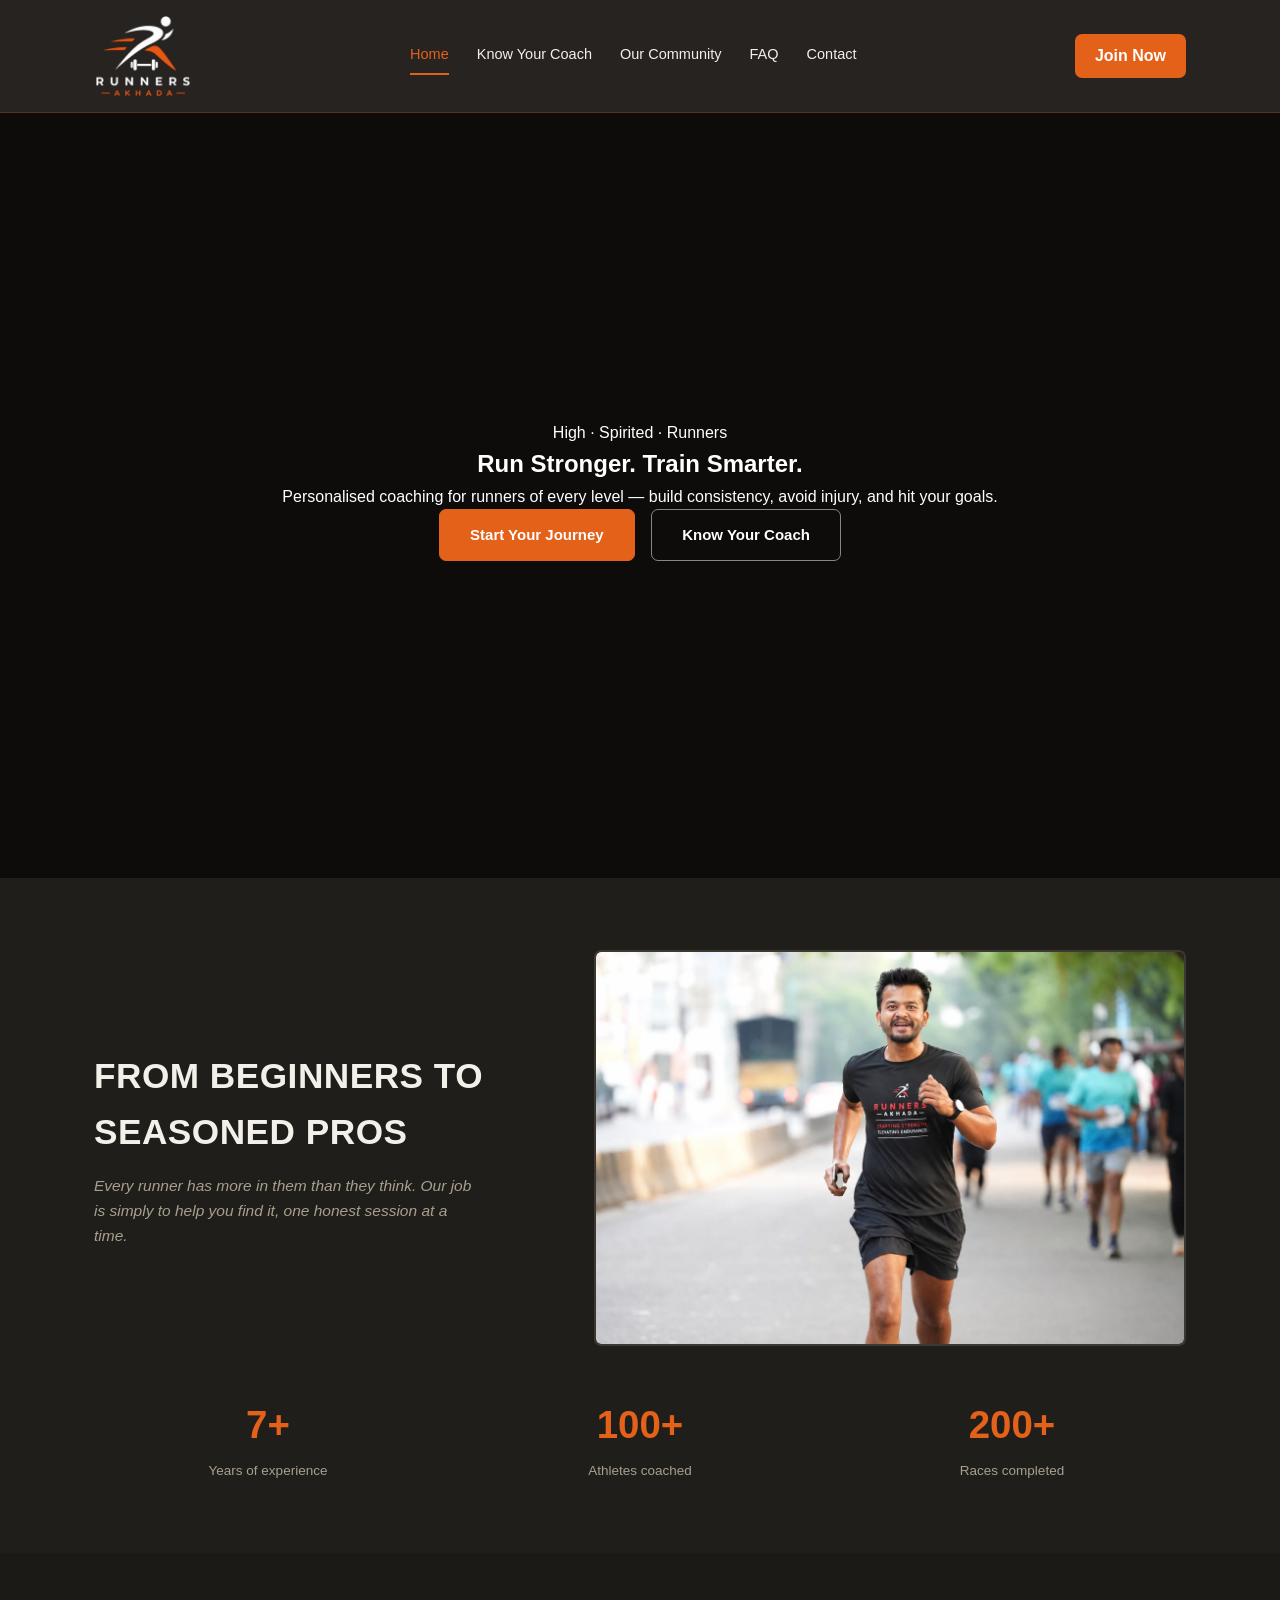
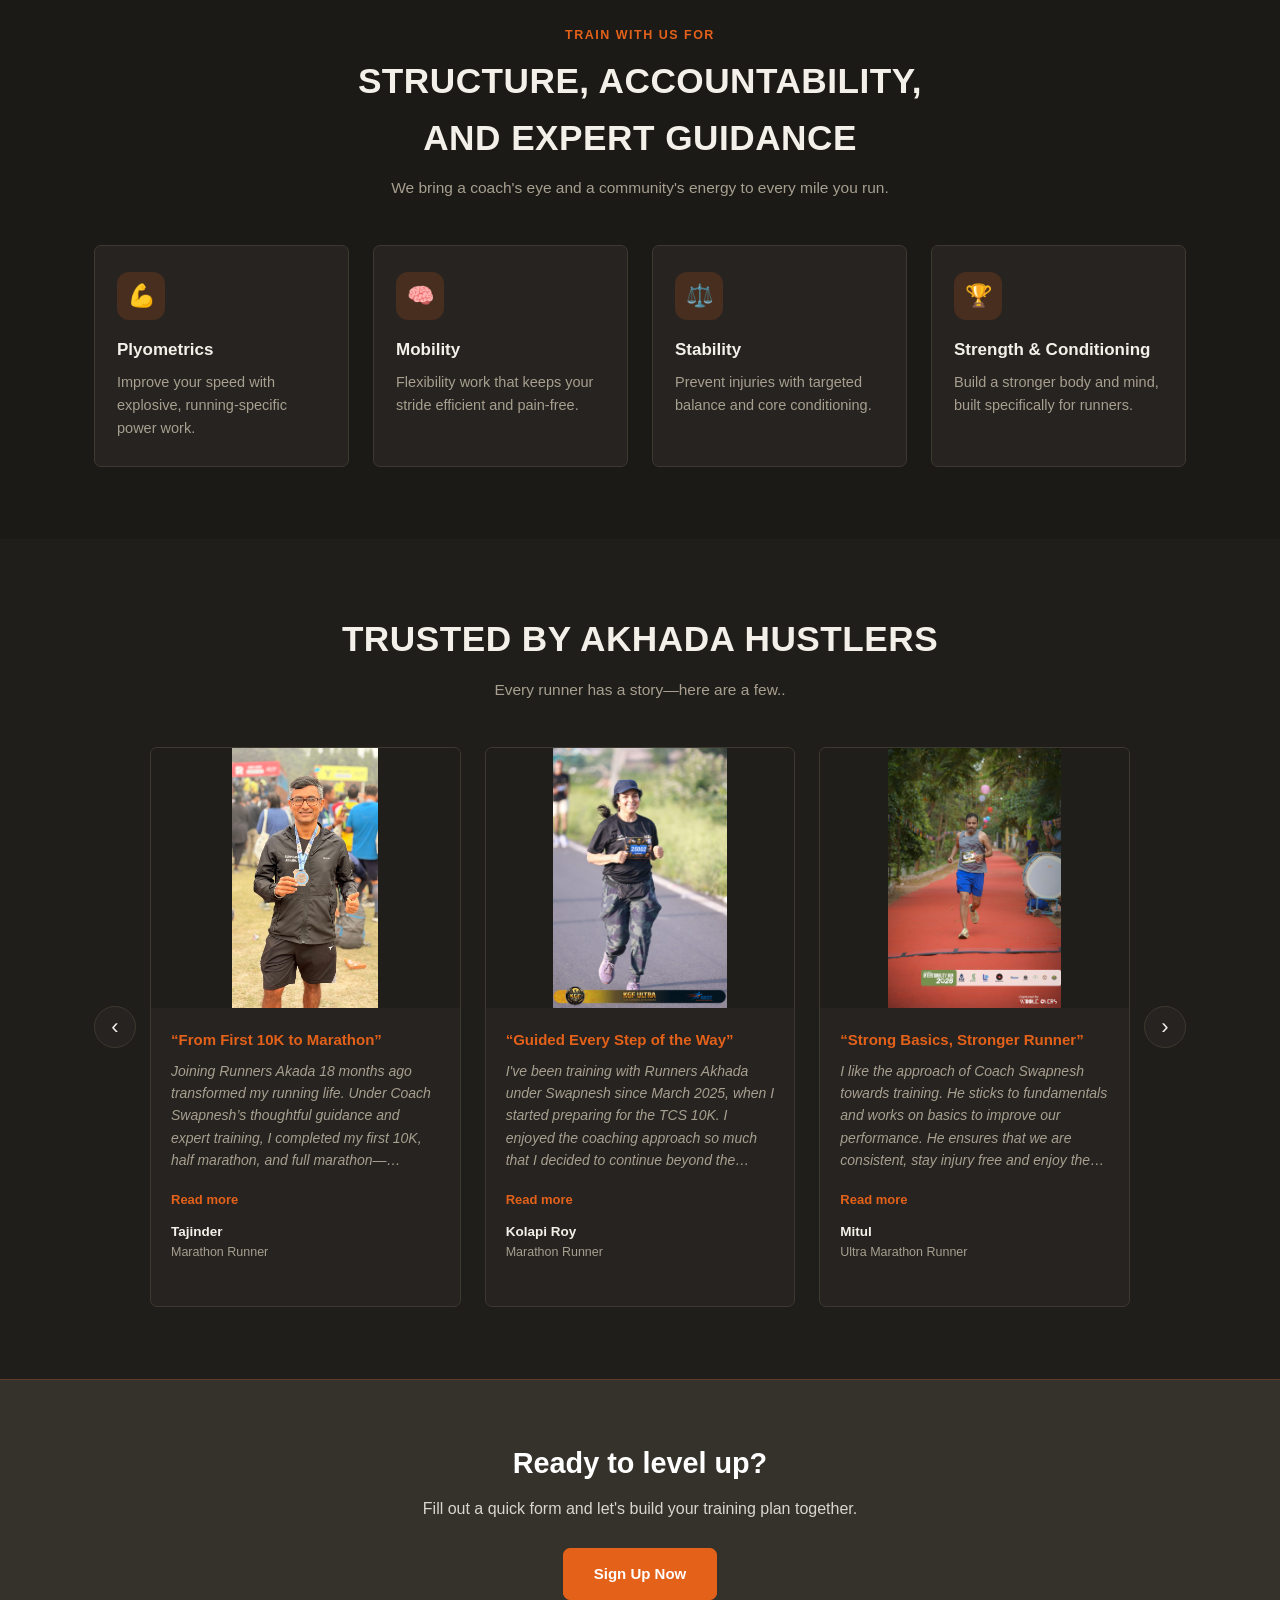
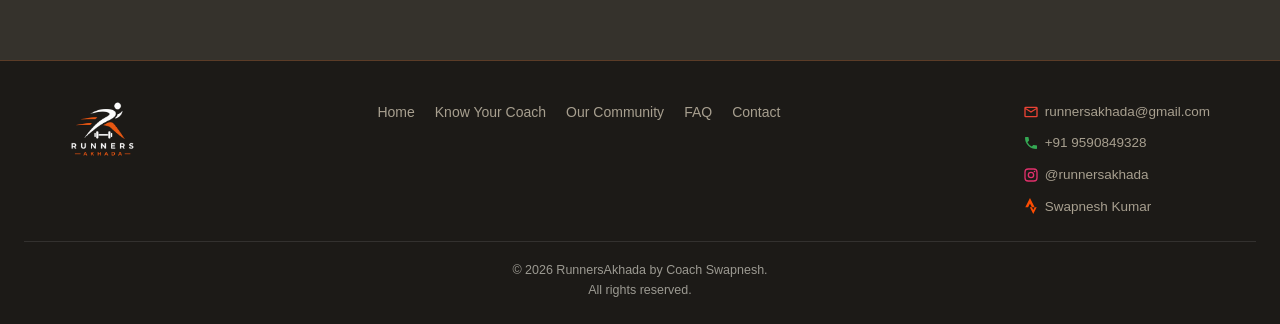
<file: index.html>
<!DOCTYPE html>
<html lang="en">
<head>
<meta charset="UTF-8">
<meta name="viewport" content="width=device-width, initial-scale=1.0">
<title>Runners Akhada — Crafting Strength. Elevating Endurance.</title>
<meta name="description" content="Personalised running coaching by Coach Swapnesh. From beginners to seasoned pros — 5K to ultras.">
<link rel="icon" href="assets/images/logo-dark.png">
<link rel="stylesheet" href="assets/style.css">
</head>
<body>

<header class="site-header">
  <div class="nav-wrap">
    <a href="index.html" class="brand">
      <img src="assets/images/logo-dark.png" alt="Runners Akhada logo">
    </a>
    <nav class="nav-links">
      <a href="index.html" class="active">Home</a>
      <a href="coach.html">Know Your Coach</a>
      <a href="community.html">Our Community</a>
      <a href="faq.html">FAQ</a>
      <a href="contact.html">Contact</a>
          </nav>
    <div class="nav-right">
      <a href="form.html" class="nav-cta">Join Now</a>
      <button class="nav-toggle" aria-label="Toggle menu">&#9776;</button>
    </div>
  </div>
</header>

<section class="hero-video">
  <video autoplay muted loop playsinline preload="metadata">
    <source src="assets/HERO.mp4" type="video/mp4">
  </video>
  <div class="hero-inner">
    <div class="eyebrow">High &middot; Spirited &middot; Runners</div>
    <h1>Run Stronger. Train Smarter.</h1>
    <p class="lead">Personalised coaching for runners of every level — build consistency, avoid injury, and hit your goals.</p>
    <a href="form.html" class="btn btn-primary">Start Your Journey</a>
    <a href="coach.html" class="btn btn-outline">Know Your Coach</a>
  </div>
</section>

<section class="bg-cream">
  <div class="container">
    <div class="home-intro-grid">
      <div class="home-intro-text">
        <h2>From beginners to seasoned pros</h2>
        <p class="home-intro-quote">Every runner has more in them than they think. Our job is simply to help you find it, one honest session at a time.</p>
      </div>
      <div class="home-intro-photo">
        <img src="assets/images/home-intro-photo.jpg" alt="Runner in action, HSR Running Club">
      </div>
    </div>
    <div class="stats stats-3">
      <div>
        <div class="stat-num">7+</div>
        <div class="stat-label">Years of experience</div>
      </div>
      <div>
        <div class="stat-num">100+</div>
        <div class="stat-label">Athletes coached</div>
      </div>
      <div>
        <div class="stat-num">200+</div>
        <div class="stat-label">Races completed</div>
      </div>
    </div>
  </div>
</section>

<section>
  <div class="container">
    <div class="section-head">
      <div class="eyebrow">Train with us for</div>
      <h2>Structure, accountability, and expert guidance</h2>
      <p>We bring a coach's eye and a community's energy to every mile you run.</p>
    </div>
    <div class="grid grid-4">
      <div class="card">
        <div class="icon-wrap">&#128170;</div>
        <h3>Plyometrics</h3>
        <p>Improve your speed with explosive, running-specific power work.</p>
      </div>
      <div class="card">
        <div class="icon-wrap">&#129504;</div>
        <h3>Mobility</h3>
        <p>Flexibility work that keeps your stride efficient and pain-free.</p>
      </div>
      <div class="card">
        <div class="icon-wrap">&#9878;&#65039;</div>
        <h3>Stability</h3>
        <p>Prevent injuries with targeted balance and core conditioning.</p>
      </div>
      <div class="card">
        <div class="icon-wrap">&#127942;</div>
        <h3>Strength &amp; Conditioning</h3>
        <p>Build a stronger body and mind, built specifically for runners.</p>
      </div>
    </div>
  </div>
</section>

<section class="bg-cream">
  <div class="container">
    <div class="section-head">
      <h2>Trusted by Akhada hustlers</h2>
      <p>Every runner has a story—here are a few..</p>
    </div>

    <div class="carousel">
      <button class="carousel-btn carousel-prev" aria-label="Previous testimonials">&#8249;</button>
      <div class="carousel-track" id="testimonial-track">
        <div class="testimonial-card">
          <img src="assets/images/testimonials/Tajinder.jpeg" alt="Tajinder, marathon runner" loading="lazy">
          <div class="body">
            <h4>&ldquo;From First 10K to Marathon&rdquo;</h4>
            <p class="quote">Joining Runners Akada 18 months ago transformed my running life. Under Coach Swapnesh’s thoughtful guidance and expert training, I completed my first 10K, half marathon, and full marathon—milestones I once thought were out of reach. The structured workouts, steady encouragement, and the group’s camaraderie turned my self-doubt into confidence and my small steps into big finishes.
Coach Swapnesh blends discipline with empathy; he tailored my training to my pace and celebrated every hard-earned improvement. Being part of Runners Akada has taught me resilience, purpose, and the joy of shared achievement. I’m deeply grateful for this journey and excited to chase my next goal with this amazing team.</p>
            <div class="who">Tajinder</div>
            <div class="role">Marathon Runner</div>
          </div>
        </div>
        <div class="testimonial-card">
          <img src="assets/images/testimonials/Kolapi.jpeg" alt="Kolapi, marathon runner" loading="lazy">
          <div class="body">
            <h4>&ldquo;Guided Every Step of the Way&rdquo;</h4>
            <p class="quote">I've been training with Runners Akhada under Swapnesh since March 2025, when I started preparing for the TCS 10K. I enjoyed the coaching approach so much that I decided to continue beyond the event. The strength training, mobility workouts, and personalized running plans have significantly improved my stamina, boosted my recovery after long runs, and helped me train with greater confidence. Swapnesh is an encouraging coach who tailors training to my goals, while the camaraderie within the group makes the sessions enjoyable. The structured preparation, discipline, and positive environment at Runners Akhada have made running both rewarding and more fun for me.</p>
            <div class="who">Kolapi Roy</div>
            <div class="role">Marathon Runner</div>
          </div>
        </div>
        <div class="testimonial-card">
          <img src="assets/images/testimonials/Mitul.jpeg" alt="Mitul, ultra marathon runner" loading="lazy">
          <div class="body">
            <h4>&ldquo;Strong Basics, Stronger Runner&rdquo;</h4>
            <p class="quote">I like the approach of Coach Swapnesh towards training. He sticks to fundamentals and works on basics to improve our performance. He ensures that we are consistent, stay injury free and enjoy the process as well.</p>
            <div class="who">Mitul</div>
            <div class="role">Ultra Marathon Runner</div>
          </div>
        </div>
        <div class="testimonial-card">
          <img src="assets/images/testimonials/Gayathri.jpeg" alt="Gayathri" loading="lazy">
          <div class="body">
            <h4>&ldquo;Miles, Mountains & Memories&rdquo;</h4>
            <p class="quote">Running and trekking have always been more than hobbies to me - a way of discovering my potential and finding joy in every journey! For almost three years, Runners Akhada has been an integral part of my fitness journey & it has been one of the best decisions I've made. It's more than a running community; it's a place that has helped me become stronger, more resilient, and more confident, both on the road and in the mountains!
            The strength, mobility, and discipline I've built here have enriched not only my running but also my trekking adventures.
          A special thank you to my coach. His patience, encouragement, and unwavering belief in every runner inspire me to keep showing up and trusting the process.
        Thank you, "Runners Akhada", for making every step of this journey meaningful. I'm truly grateful to be a part of the RUNNERS' AKHADA family, and I look forward to many more miles, mountains, stronger strides and memories together.</p>
            <div class="who">Gayathri</div>
            <div class="role">Runner</div>
          </div>
        </div>
        <div class="testimonial-card">
          <img src="assets/images/testimonials/DeepShikha.jpeg" alt="DeepShikha, marathon runner" loading="lazy">
          <div class="body">
            <h4>&ldquo;A New Perspective on Running&rdquo;</h4>
            <p class="quote">Training with Coach Swapnesh has completely changed the way I look at running. I started out as a long-distance recreational runner, but training with him made me appreciate and enjoy short- and mid-distance races too. One of the biggest things I’ve learned is that every race needs a different mindset and strategy, and that following a structured training plan really does make a huge difference. The strength sessions, consistent guidance, and discipline have helped me become a stronger and more well-rounded runner. Now, every race feels like a new challenge and another chance to become a better athlete</p>
            <div class="who">Deep Shikha</div>
            <div class="role">Marathon Runner</div>
          </div>
        </div>
        <div class="testimonial-card">
          <img src="assets/images/testimonials/Shweta.jpeg" alt="Shweta" loading="lazy">
          <div class="body">
            <h4>&ldquo;More Than Just a Running Group&rdquo;</h4>
            <p class="quote">It's been more than a year since I joined Runners Akhada, and not once have I felt like leaving this amazing community. The journey has transformed me—not just physically, but also in terms of strength, confidence, and discipline.A big thank you to Coach Swapnesh, who is much more than a coach. His enthusiasm, constant support, motivation, and genuine care for every runner make this group truly special. Grateful to be part of this incredible journey, and looking forward to many more miles together!</p>
            <div class="who">Shweta</div>
            <div class="role">Runner</div>
          </div>
        </div>
        <div class="testimonial-card">
          <img src="assets/images/testimonials/Ankur.jpeg" alt="Ankur" loading="lazy">
          <div class="body">
            <h4>&ldquo;Train Better, Perform Better&rdquo;</h4>
            <p class="quote">My experience with Akhada has been truly amazing. It has been an incredible journey toward becoming healthier, stronger, and more confident. I initially joined with the goal of getting fit and improving my overall health. As the training sessions progressed, I could clearly feel the improvement in my strength, endurance, and overall fitness. The training has not only enhanced my performance in various sports but has also made everyday activities easier and boosted my confidence in many aspects of life. The structured coaching and consistent guidance have also helped me achieve excellent timings in multiple races that I’ve participated in so far. It has been a wonderful journey, and I look forward to continuing it. I highly recommend Akhada to anyone who wants to build strength, improve fitness, and challenge themselves in a supportive environment.</p>
            <div class="who">Ankur</div>
            <div class="role">Runner</div>
          </div>
        </div>
        <div class="testimonial-card">
          <img src="assets/images/testimonials/Smit.jpeg" alt="Smit" loading="lazy">
          <div class="body">
            <h4>&ldquo;Consistency Creates Champions&rdquo;</h4>
            <p class="quote">I have been training with Coach Swapnesh for the past three years, and the improvement has been tremendous. His dedication and passion for the sport are truly outstanding. He is creative with his training plans and knows how to address the individual needs and challenges of each runner.</p>
            <div class="who">Smit</div>
            <div class="role">Marathon Runner</div>
          </div>
        </div>
        <div class="testimonial-card">
          <img src="assets/images/testimonials/Sushmita.jpeg" alt="Sushmita" loading="lazy">
          <div class="body">
            <h4>&ldquo;Every Milestone Matters&rdquo;</h4>
            <p class="quote">The structured training, constant motivation, and the way Swapnesh celebrates every milestone make him an exceptional coach. His guidance has helped me become a stronger and more confident runner. If you're looking for a flexible yet effective running coach, I highly recommend Swapnesh and Runners Akhada.</p>
            <div class="who">Sushmita</div>
            <div class="role">Runner</div>
          </div>
        </div>
        <div class="testimonial-card">
          <img src="assets/images/testimonials/Palak.jpg" alt="Palak, Ambitious Runner" loading="lazy">
          <div class="body">
            <h4>&ldquo;A Community That Inspires Every Step&rdquo;</h4>
            <p class="quote">I trained with Coach Swapnesh and Runners Akhada for about a month, and it was a fantastic experience. The sessions were well-structured, motivating, and helped me become more consistent with my running. What I appreciated most was the focus on proper technique, discipline, and creating a supportive community where everyone felt encouraged. It was a great learning experience, and I'm grateful to have been a part of it.</p>
            <div class="who">Palak</div>
            <div class="role">Ambitious Runner</div>
          </div>
        </div>
        <div class="testimonial-card">
          <img src="assets/images/testimonials/Pranav.jpeg" alt="Pranav, Ambitious Runner" loading="lazy">
          <div class="body">
            <h4>&ldquo;Guided to Grow Stronger&rdquo;</h4>
            <p class="quote">I trained with Runners Akhada for 3 months and it was a great experience. Coach Swapnesh had a way of keeping sessions fresh, always introducing new exercises and formats that made every workout genuinely fun and something to look forward to. The strength training 3 days a week combined with a structured running plan gave me a solid all-round base. What also stood out was the community, where you look forward to the workout not just for the training itself but also to see who's showing up that day, because the people make it just as enjoyable as the session.</p>
            <div class="who">Pranav</div>
            <div class="role">Ambitious Runner</div>
          </div>
        </div>
        <div class="testimonial-card">
          <img src="assets/images/testimonials/Gowtham.jpeg" alt="Gowtham, Ambitious Runner" loading="lazy">
          <div class="body">
            <h4>&ldquo;When the Right Coach Changes Everything&rdquo;</h4>
            <p class="quote">When I started my running journey in 2023 to lose weight, Coach Swapnesh was the first person in our running club to encourage and believe in me. He taught me the fundamentals—how to use Strava, how to run properly, and, most importantly, how to stay consistent. More than running, he showed me how to enjoy the journey and make fitness a part of life. We started training together in March 2023 at the BDA grounds and parks in HSR. Those sessions were full of fun, learning, and positive energy.
I was his first trainee, and I will always be grateful for his selfless guidance, support, and inspiration. Thank you, Coach Swapnesh!</p>
            <div class="who">Gowtham</div>
            <div class="role">Ambitious Runner</div>
          </div>
        </div>
        <div class="testimonial-card">
          <img src="assets/images/testimonials/Mihir.jpeg" alt="Mihir, Ambitious Runner" loading="lazy">
          <div class="body">
            <h4>&ldquo;A Coach Who Believed in Me&rdquo;</h4>
            <p class="quote">I have known Coach Swapnesh (Bhaiya) since 2024, when I had just started my running journey. Like every beginner, I had plenty of questions, misconceptions, and excitement. From day one, he guided me through what was right and what was wrong in running. More than just telling me what to do, he helped me understand the why behind every aspect of training. In 2025, I completed the Tata Mumbai Marathon Half Marathon in 1:54, but I wasn't satisfied with my performance. That's when Bhaiya stepped in and completely changed the way I approached running. He taught me how to train smart instead of just training hard. With structured plans, proper recovery, and a clear purpose behind every session, I started seeing remarkable improvements. I still remember the days when Runners Akhada was just an idea. Even before it officially started, we had countless discussions about his vision, and I was genuinely excited to be a part of it. Today, I'm proud to say that I was one of the first batch of athletes at Runners Akhada. Under his guidance, I completed the entire Procam Slam journey (2025–2026) and achieved a personal best in the half marathon, improving from 1:54 to 1:42. That transformation wasn't just because of training plans—it was because of the way he coaches. What makes Bhaiya different is that he never believes in a one-size-fits-all approach. He takes the time to understand each athlete's lifestyle, work commitments, recovery needs, strengths, weaknesses, and personal goals before designing a plan. Every schedule is thoughtfully customized, making it realistic, sustainable, and effective. Even today, I continue to seek his guidance. No matter how busy he is, I've never heard him say "no." Instead, he always comes back with new ideas, solutions, and possibilities. Most importantly, he has always believed in me, even on days when I doubted myself. For me, Runners Akhada is much more than a coaching group. It's a community that builds disciplined, confident, and stronger athletes. If you're looking for a coach who genuinely invests in your growth—not just your finish times—I couldn't recommend Coach Swapnesh and Runners Akhada more highly. Thank you, Bhaiya, for being a mentor, a coach, and someone who constantly pushes me to become a better athlete. Here's to many more milestones together! </p>
            <div class="who">Mihir</div>
            <div class="role">Marathoner</div>
          </div>
        </div>
        <div class="testimonial-card">
          <img src="assets/images/testimonials/Arun.JPG" alt="Arun, marathon runner" loading="lazy">
          <div class="body">
            <h4>&ldquo;The Journey Started at 50K&rdquo;</h4>
            <p class="quote">I first met Coach Swapnesh on our way to the Lonavala 50K Ultra - my very first race, where I was by far the youngest and least experienced runner. A year of training later, I can confidently say he’s the best, both personally and professionally. His structured, unique workouts have kept me running pain-free for a long time, and I can't wait to keep the streak going!</p>
            <div class="who">Arun Prasath</div>
            <div class="role">Ultra Marathon Runner</div>
          </div>
        </div>
        <div class="testimonial-card">
          <img src="assets/images/testimonials/Niranjan.jpg" alt="Niranjan, marathon runner" loading="lazy">
          <div class="body">
            <h4>&ldquo;A Coach Who Truly Cares&rdquo;</h4>
            <p class="quote">I feel truly fortunate to have a coach like you Swapnesh Bhardwaj. What makes you special is that you never treat your trainees as just athletes—you treat us like family and friends. Your dedication to each one of us, your ability to understand our individual strengths and weaknesses, and the care with which you tailor our training plans set you apart. Thank you for your constant guidance, encouragement, and belief in us. I hope to make you even prouder in the races and milestones that lie ahead.</p>
            <div class="who">Niranjan</div>
            <div class="role">Marathoner</div>
          </div>
        </div>
        <!-- Add more .testimonial-card blocks here as you collect them -->
      </div>
      <button class="carousel-btn carousel-next" aria-label="Next testimonials">&#8250;</button>
    </div>
  </div>
</section>

<section class="cta-band">
  <h2>Ready to level up?</h2>
  <p>Fill out a quick form and let's build your training plan together.</p>
  <a href="form.html" class="btn btn-primary">Sign Up Now</a>
</section>

<footer class="site-footer">
  <div class="footer-inner">
    <div>
      <img src="assets/images/logo-dark.png" alt="Runners Akhada logo" class="footer-logo">
    </div>
    <div class="footer-links">
      <a href="index.html">Home</a>
      <a href="coach.html">Know Your Coach</a>
      <a href="community.html">Our Community</a>
      <a href="faq.html">FAQ</a>
      <a href="contact.html">Contact</a>
    </div>
    <div class="footer-contact">
      <div class="icon-email"><a href="mailto:runnersakhada@gmail.com"><svg viewBox="0 0 24 24"><path d="M20 4H4a2 2 0 0 0-2 2v12a2 2 0 0 0 2 2h16a2 2 0 0 0 2-2V6a2 2 0 0 0-2-2zm0 2-8 5-8-5h16zm0 12H4V8l8 5 8-5v10z"/></svg> runnersakhada@gmail.com</a></div>
      <div class="icon-phone"><a href="tel:+919590849328"><svg viewBox="0 0 24 24"><path d="M6.62 10.79a15.05 15.05 0 0 0 6.59 6.59l2.2-2.2a1 1 0 0 1 1.01-.24c1.12.37 2.33.57 3.58.57a1 1 0 0 1 1 1V20a1 1 0 0 1-1 1A17 17 0 0 1 3 4a1 1 0 0 1 1-1h3.5a1 1 0 0 1 1 1c0 1.25.2 2.46.57 3.58a1 1 0 0 1-.24 1.01l-2.2 2.2z"/></svg> +91 9590849328</a></div>
      <div class="icon-instagram"><a href="https://www.instagram.com/runnersakhada/" target="_blank" rel="noopener"><svg viewBox="0 0 24 24"><path d="M7.8 2h8.4A5.8 5.8 0 0 1 22 7.8v8.4a5.8 5.8 0 0 1-5.8 5.8H7.8A5.8 5.8 0 0 1 2 16.2V7.8A5.8 5.8 0 0 1 7.8 2zm-.2 2A3.6 3.6 0 0 0 4 7.6v8.8A3.6 3.6 0 0 0 7.6 20h8.8a3.6 3.6 0 0 0 3.6-3.6V7.6A3.6 3.6 0 0 0 16.4 4H7.6zm9.65 1.5a1.25 1.25 0 1 1 0 2.5 1.25 1.25 0 0 1 0-2.5zM12 7a5 5 0 1 1 0 10 5 5 0 0 1 0-10zm0 2a3 3 0 1 0 0 6 3 3 0 0 0 0-6z"/></svg> @runnersakhada</a></div>
      <div class="icon-strava"><a href="https://strava.app.link/IM3KowOZn5b" target="_blank" rel="noopener"><svg viewBox="0 0 24 24"><path d="M15.387 17.944l-2.089-4.116h-3.065L15.387 24l5.15-10.172h-3.066m-7.008-5.599l2.836 5.598h4.172L10.463 0l-7 13.828h4.169"/></svg> Swapnesh Kumar</a></div>
    </div>
  </div>
  <div class="footer-bottom">&copy; 2026 RunnersAkhada by Coach Swapnesh.<br>All rights reserved.</div>
</footer>

<script src="assets/script.js"></script>
</body>
</html>
</file>
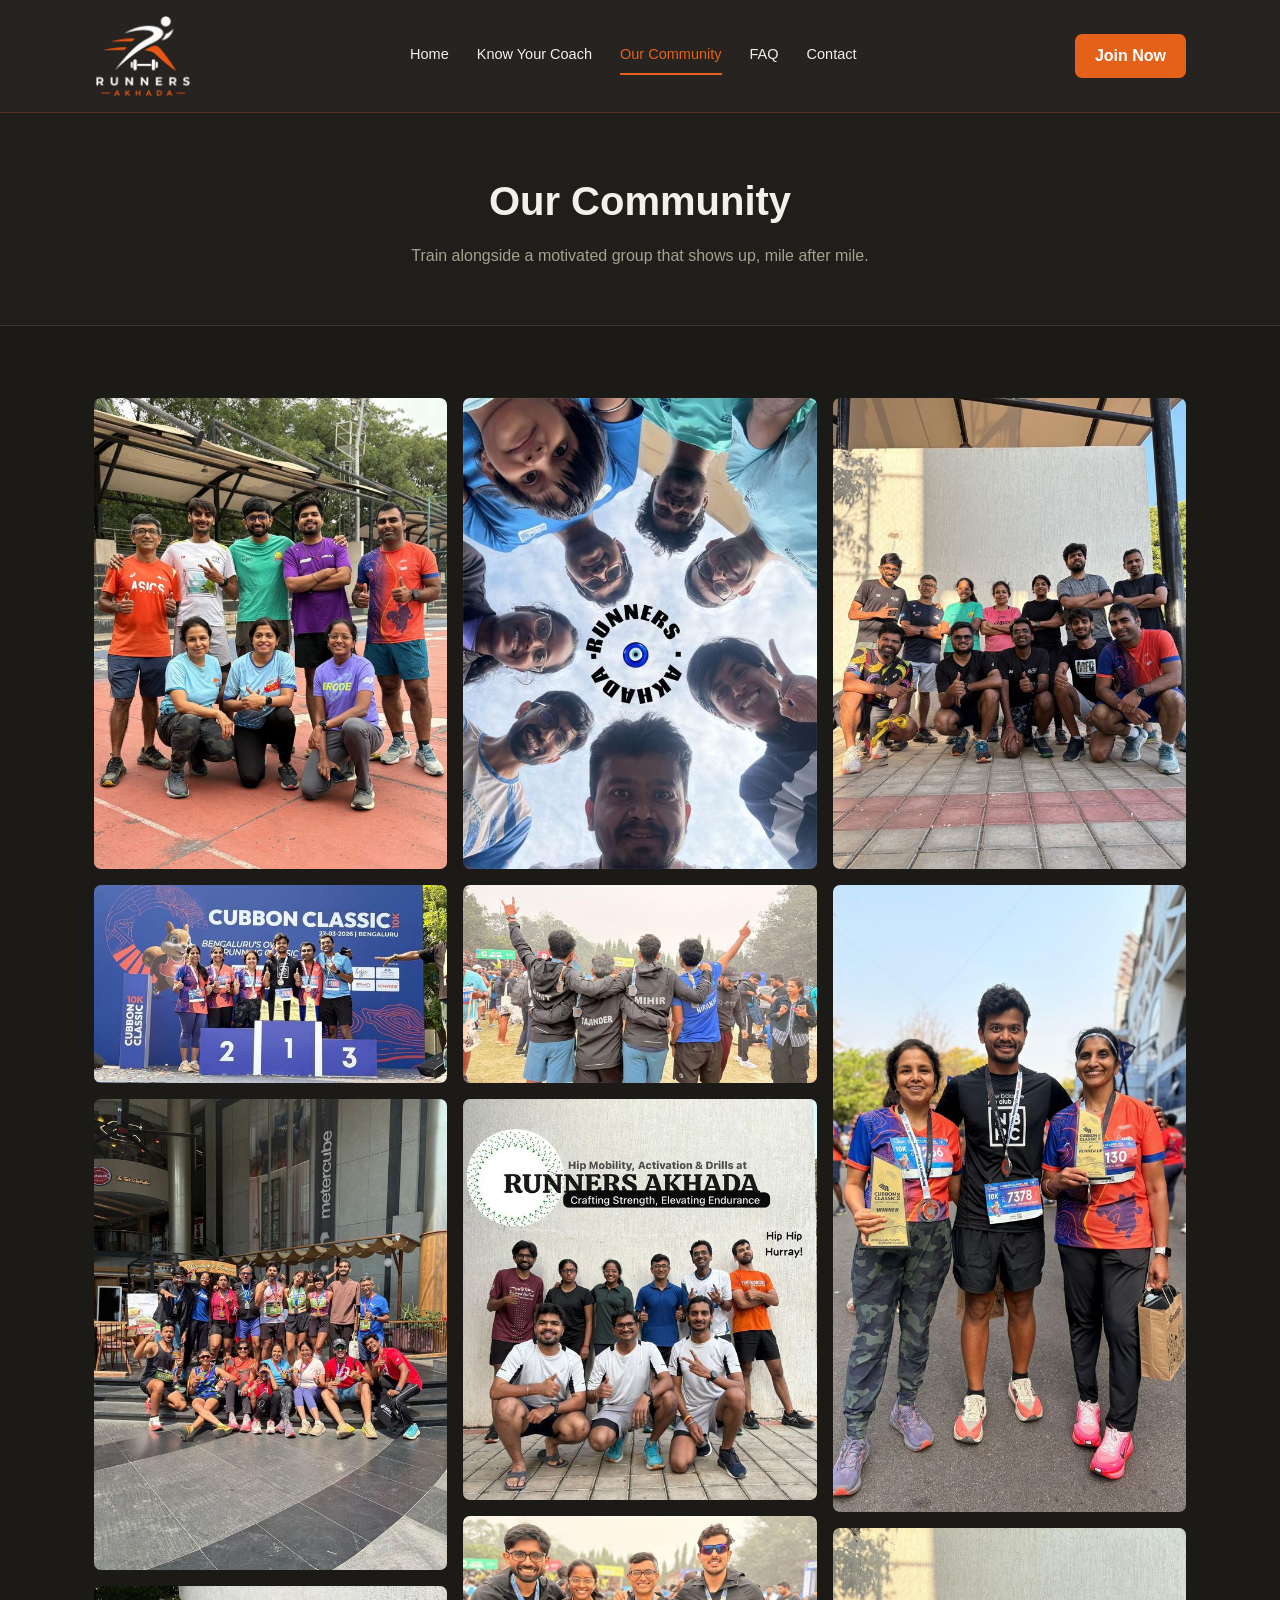
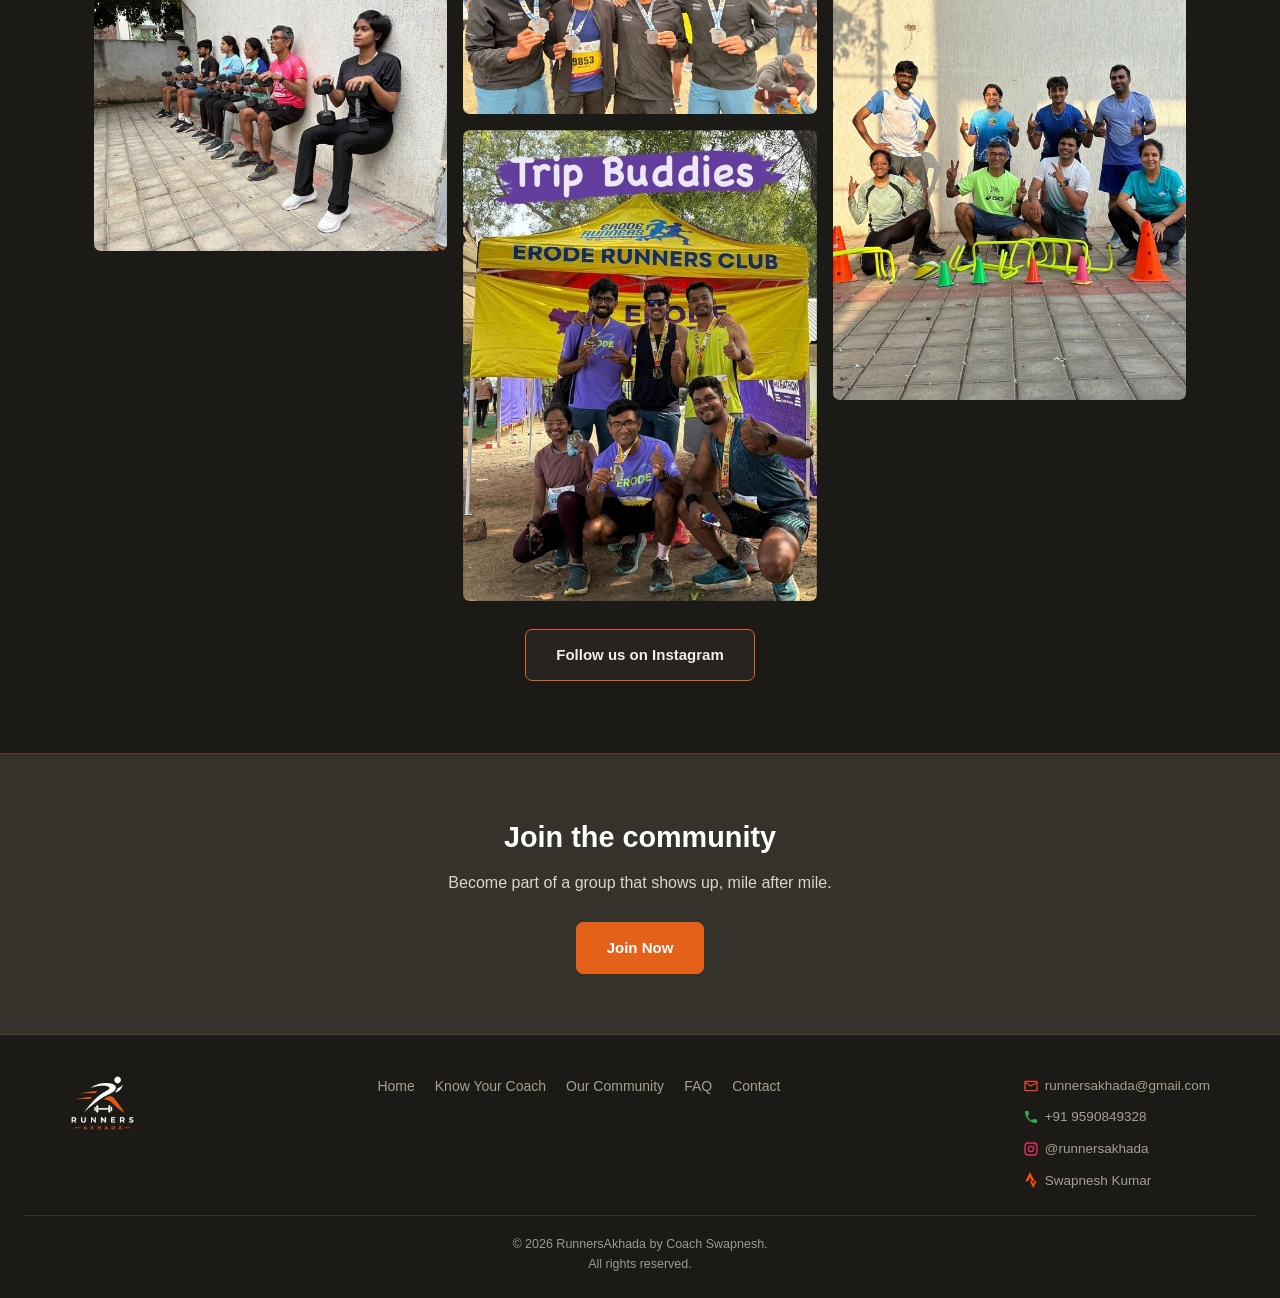
<file: community.html>
<!DOCTYPE html>
<html lang="en">
<head>
<meta charset="UTF-8">
<meta name="viewport" content="width=device-width, initial-scale=1.0">
<title>Our Community — Runners Akhada</title>
<link rel="icon" href="assets/images/logo-dark.png">
<link rel="stylesheet" href="assets/style.css">
</head>
<body>

<header class="site-header">
  <div class="nav-wrap">
    <a href="index.html" class="brand">
      <img src="assets/images/logo-dark.png" alt="Runners Akhada logo">
    </a>
    <nav class="nav-links">
      <a href="index.html">Home</a>
      <a href="coach.html">Know Your Coach</a>
      <a href="community.html" class="active">Our Community</a>
      <a href="faq.html">FAQ</a>
      <a href="contact.html">Contact</a>
          </nav>
    <div class="nav-right">
      <a href="form.html" class="nav-cta">Join Now</a>
      <button class="nav-toggle" aria-label="Toggle menu">&#9776;</button>
    </div>
  </div>
</header>

<div class="page-hero">
  <h1>Our Community</h1>
  <p>Train alongside a motivated group that shows up, mile after mile.</p>
</div>

<section>
  <div class="container">
    <div class="community-grid">
      <img src="assets/images/community/cm_3.jpeg" alt="Training session" loading="lazy">
      <img src="assets/images/community/cm_7.jpeg" alt="Group run" loading="lazy">
      <img src="assets/images/community/cm_12.jpeg" alt="Race day" loading="lazy">
      <img src="assets/images/community/cm_4.jpeg" alt="Warm-up drill" loading="lazy">
      <img src="assets/images/community/cm_11.jpeg" alt="Community spirit" loading="lazy">
      <img src="assets/images/community/cm_8.jpeg" alt="Track workout" loading="lazy">
      <img src="assets/images/community/cm_1.jpeg" alt="Community running moment" loading="lazy">
      <img src="assets/images/community/cm_9.jpeg" alt="Post-run stretch" loading="lazy">
      <img src="assets/images/community/cm_5.jpeg" alt="Strength session" loading="lazy">
      <img src="assets/images/community/cm_14.jpeg" alt="Team celebration" loading="lazy">
      <img src="assets/images/community/cm_6.jpeg" alt="Coach with athlete" loading="lazy">
      <img src="assets/images/community/cm_13.jpeg" alt="Weekend long run" loading="lazy">
    </div>
    <p style="text-align:center; margin-top:28px;">
      <a href="https://www.instagram.com/runnersakhada/" target="_blank" rel="noopener" class="btn btn-dark">Follow us on Instagram</a>
    </p>
  </div>
</section>

<section class="cta-band">
  <h2>Join the community</h2>
  <p>Become part of a group that shows up, mile after mile.</p>
  <a href="form.html" class="btn btn-primary">Join Now</a>
</section>

<footer class="site-footer">
  <div class="footer-inner">
    <div>
      <img src="assets/images/logo-dark.png" alt="Runners Akhada logo" class="footer-logo">
    </div>
    <div class="footer-links">
      <a href="index.html">Home</a>
      <a href="coach.html">Know Your Coach</a>
      <a href="community.html">Our Community</a>
      <a href="faq.html">FAQ</a>
      <a href="contact.html">Contact</a>
    </div>
    <div class="footer-contact">
      <div class="icon-email"><a href="mailto:runnersakhada@gmail.com"><svg viewBox="0 0 24 24"><path d="M20 4H4a2 2 0 0 0-2 2v12a2 2 0 0 0 2 2h16a2 2 0 0 0 2-2V6a2 2 0 0 0-2-2zm0 2-8 5-8-5h16zm0 12H4V8l8 5 8-5v10z"/></svg> runnersakhada@gmail.com</a></div>
      <div class="icon-phone"><a href="tel:+919590849328"><svg viewBox="0 0 24 24"><path d="M6.62 10.79a15.05 15.05 0 0 0 6.59 6.59l2.2-2.2a1 1 0 0 1 1.01-.24c1.12.37 2.33.57 3.58.57a1 1 0 0 1 1 1V20a1 1 0 0 1-1 1A17 17 0 0 1 3 4a1 1 0 0 1 1-1h3.5a1 1 0 0 1 1 1c0 1.25.2 2.46.57 3.58a1 1 0 0 1-.24 1.01l-2.2 2.2z"/></svg> +91 9590849328</a></div>
      <div class="icon-instagram"><a href="https://www.instagram.com/runnersakhada/" target="_blank" rel="noopener"><svg viewBox="0 0 24 24"><path d="M7.8 2h8.4A5.8 5.8 0 0 1 22 7.8v8.4a5.8 5.8 0 0 1-5.8 5.8H7.8A5.8 5.8 0 0 1 2 16.2V7.8A5.8 5.8 0 0 1 7.8 2zm-.2 2A3.6 3.6 0 0 0 4 7.6v8.8A3.6 3.6 0 0 0 7.6 20h8.8a3.6 3.6 0 0 0 3.6-3.6V7.6A3.6 3.6 0 0 0 16.4 4H7.6zm9.65 1.5a1.25 1.25 0 1 1 0 2.5 1.25 1.25 0 0 1 0-2.5zM12 7a5 5 0 1 1 0 10 5 5 0 0 1 0-10zm0 2a3 3 0 1 0 0 6 3 3 0 0 0 0-6z"/></svg> @runnersakhada</a></div>
      <div class="icon-strava"><a href="https://strava.app.link/IM3KowOZn5b" target="_blank" rel="noopener"><svg viewBox="0 0 24 24"><path d="M15.387 17.944l-2.089-4.116h-3.065L15.387 24l5.15-10.172h-3.066m-7.008-5.599l2.836 5.598h4.172L10.463 0l-7 13.828h4.169"/></svg> Swapnesh Kumar</a></div>
    </div>
  </div>
  <div class="footer-bottom">&copy; 2026 RunnersAkhada by Coach Swapnesh.<br>All rights reserved.</div>
</footer>

<script src="assets/script.js"></script>
</body>
</html>
</file>
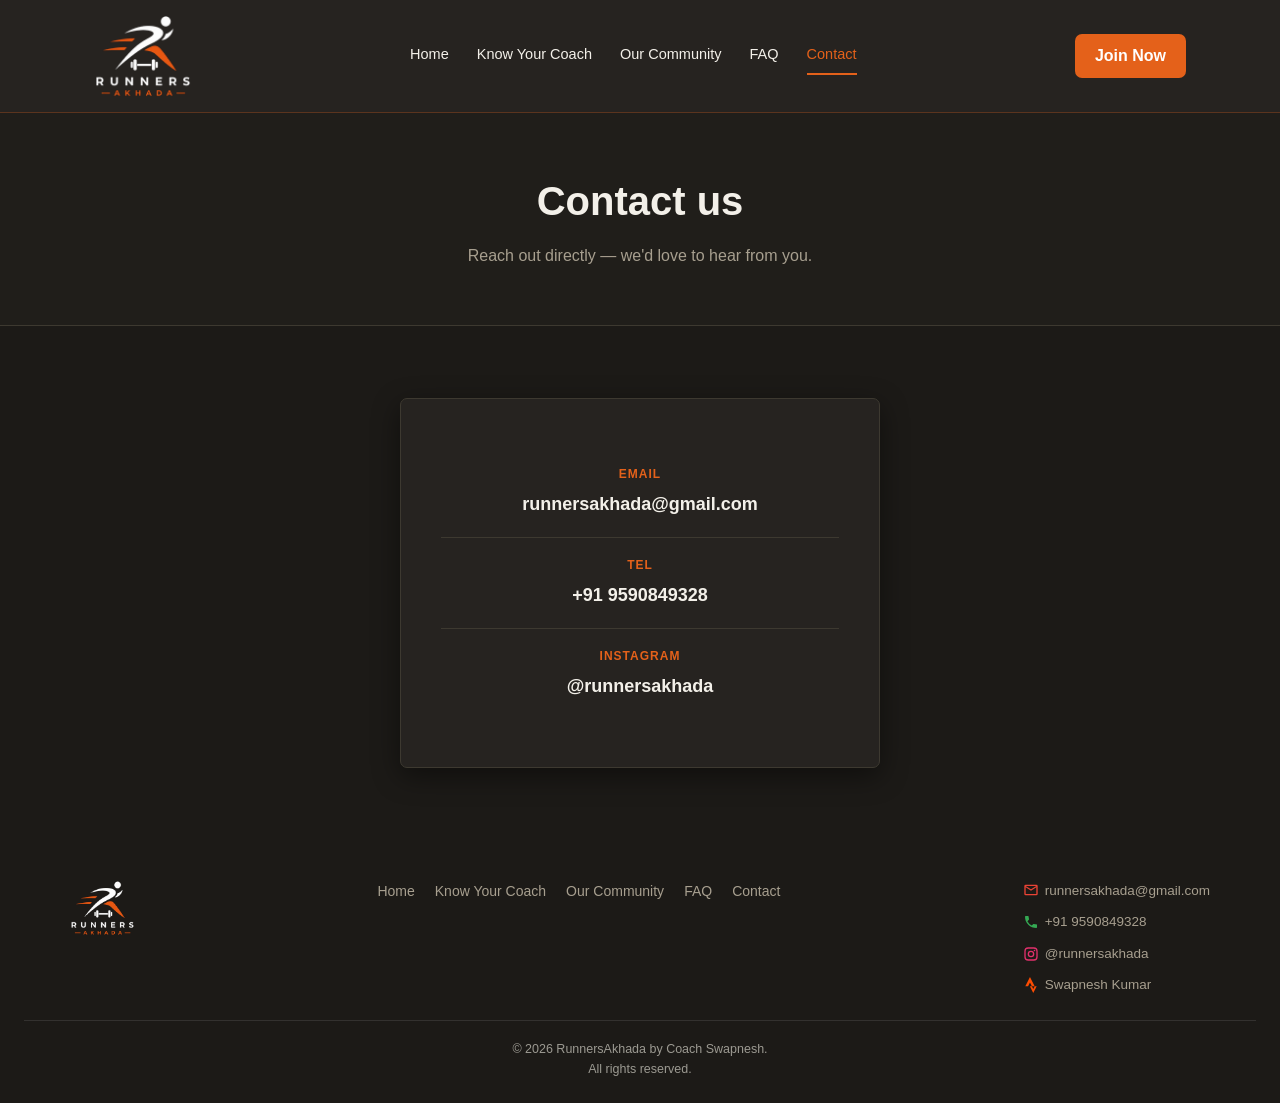
<file: contact.html>
<!DOCTYPE html>
<html lang="en">
<head>
<meta charset="UTF-8">
<meta name="viewport" content="width=device-width, initial-scale=1.0">
<title>Contact — Runners Akhada</title>
<link rel="icon" href="assets/images/logo-dark.png">
<link rel="stylesheet" href="assets/style.css">
</head>
<body>

<header class="site-header">
  <div class="nav-wrap">
    <a href="index.html" class="brand">
      <img src="assets/images/logo-dark.png" alt="Runners Akhada logo">
    </a>
    <nav class="nav-links">
      <a href="index.html">Home</a>
      <a href="coach.html">Know Your Coach</a>
      <a href="community.html">Our Community</a>
      <a href="faq.html">FAQ</a>
      <a href="contact.html" class="active">Contact</a>
          </nav>
    <div class="nav-right">
      <a href="form.html" class="nav-cta">Join Now</a>
      <button class="nav-toggle" aria-label="Toggle menu">&#9776;</button>
    </div>
  </div>
</header>

<div class="page-hero">
  <h1>Contact us</h1>
  <p>Reach out directly — we'd love to hear from you.</p>
</div>

<section>
  <div class="container">
    <div class="contact-card">
      <div class="contact-row">
        <div class="contact-label">Email</div>
        <a href="mailto:runnersakhada@gmail.com" class="contact-value">runnersakhada@gmail.com</a>
      </div>
      <div class="contact-row">
        <div class="contact-label">Tel</div>
        <a href="tel:+919590849328" class="contact-value">+91 9590849328</a>
      </div>
      <div class="contact-row">
        <div class="contact-label">Instagram</div>
        <a href="https://www.instagram.com/runnersakhada/" target="_blank" rel="noopener" class="contact-value">@runnersakhada</a>
      </div>
    </div>
  </div>
</section>

<footer class="site-footer">
  <div class="footer-inner">
    <div>
      <img src="assets/images/logo-dark.png" alt="Runners Akhada logo" class="footer-logo">
    </div>
    <div class="footer-links">
      <a href="index.html">Home</a>
      <a href="coach.html">Know Your Coach</a>
      <a href="community.html">Our Community</a>
      <a href="faq.html">FAQ</a>
      <a href="contact.html">Contact</a>
    </div>
    <div class="footer-contact">
      <div class="icon-email"><a href="mailto:runnersakhada@gmail.com"><svg viewBox="0 0 24 24"><path d="M20 4H4a2 2 0 0 0-2 2v12a2 2 0 0 0 2 2h16a2 2 0 0 0 2-2V6a2 2 0 0 0-2-2zm0 2-8 5-8-5h16zm0 12H4V8l8 5 8-5v10z"/></svg> runnersakhada@gmail.com</a></div>
      <div class="icon-phone"><a href="tel:+919590849328"><svg viewBox="0 0 24 24"><path d="M6.62 10.79a15.05 15.05 0 0 0 6.59 6.59l2.2-2.2a1 1 0 0 1 1.01-.24c1.12.37 2.33.57 3.58.57a1 1 0 0 1 1 1V20a1 1 0 0 1-1 1A17 17 0 0 1 3 4a1 1 0 0 1 1-1h3.5a1 1 0 0 1 1 1c0 1.25.2 2.46.57 3.58a1 1 0 0 1-.24 1.01l-2.2 2.2z"/></svg> +91 9590849328</a></div>
      <div class="icon-instagram"><a href="https://www.instagram.com/runnersakhada/" target="_blank" rel="noopener"><svg viewBox="0 0 24 24"><path d="M7.8 2h8.4A5.8 5.8 0 0 1 22 7.8v8.4a5.8 5.8 0 0 1-5.8 5.8H7.8A5.8 5.8 0 0 1 2 16.2V7.8A5.8 5.8 0 0 1 7.8 2zm-.2 2A3.6 3.6 0 0 0 4 7.6v8.8A3.6 3.6 0 0 0 7.6 20h8.8a3.6 3.6 0 0 0 3.6-3.6V7.6A3.6 3.6 0 0 0 16.4 4H7.6zm9.65 1.5a1.25 1.25 0 1 1 0 2.5 1.25 1.25 0 0 1 0-2.5zM12 7a5 5 0 1 1 0 10 5 5 0 0 1 0-10zm0 2a3 3 0 1 0 0 6 3 3 0 0 0 0-6z"/></svg> @runnersakhada</a></div>
      <div class="icon-strava"><a href="https://strava.app.link/IM3KowOZn5b" target="_blank" rel="noopener"><svg viewBox="0 0 24 24"><path d="M15.387 17.944l-2.089-4.116h-3.065L15.387 24l5.15-10.172h-3.066m-7.008-5.599l2.836 5.598h4.172L10.463 0l-7 13.828h4.169"/></svg> Swapnesh Kumar</a></div>
    </div>
  </div>
  <div class="footer-bottom">&copy; 2026 RunnersAkhada by Coach Swapnesh.<br>All rights reserved.</div>
</footer>

<script src="assets/script.js"></script>
</body>
</html>
</file>
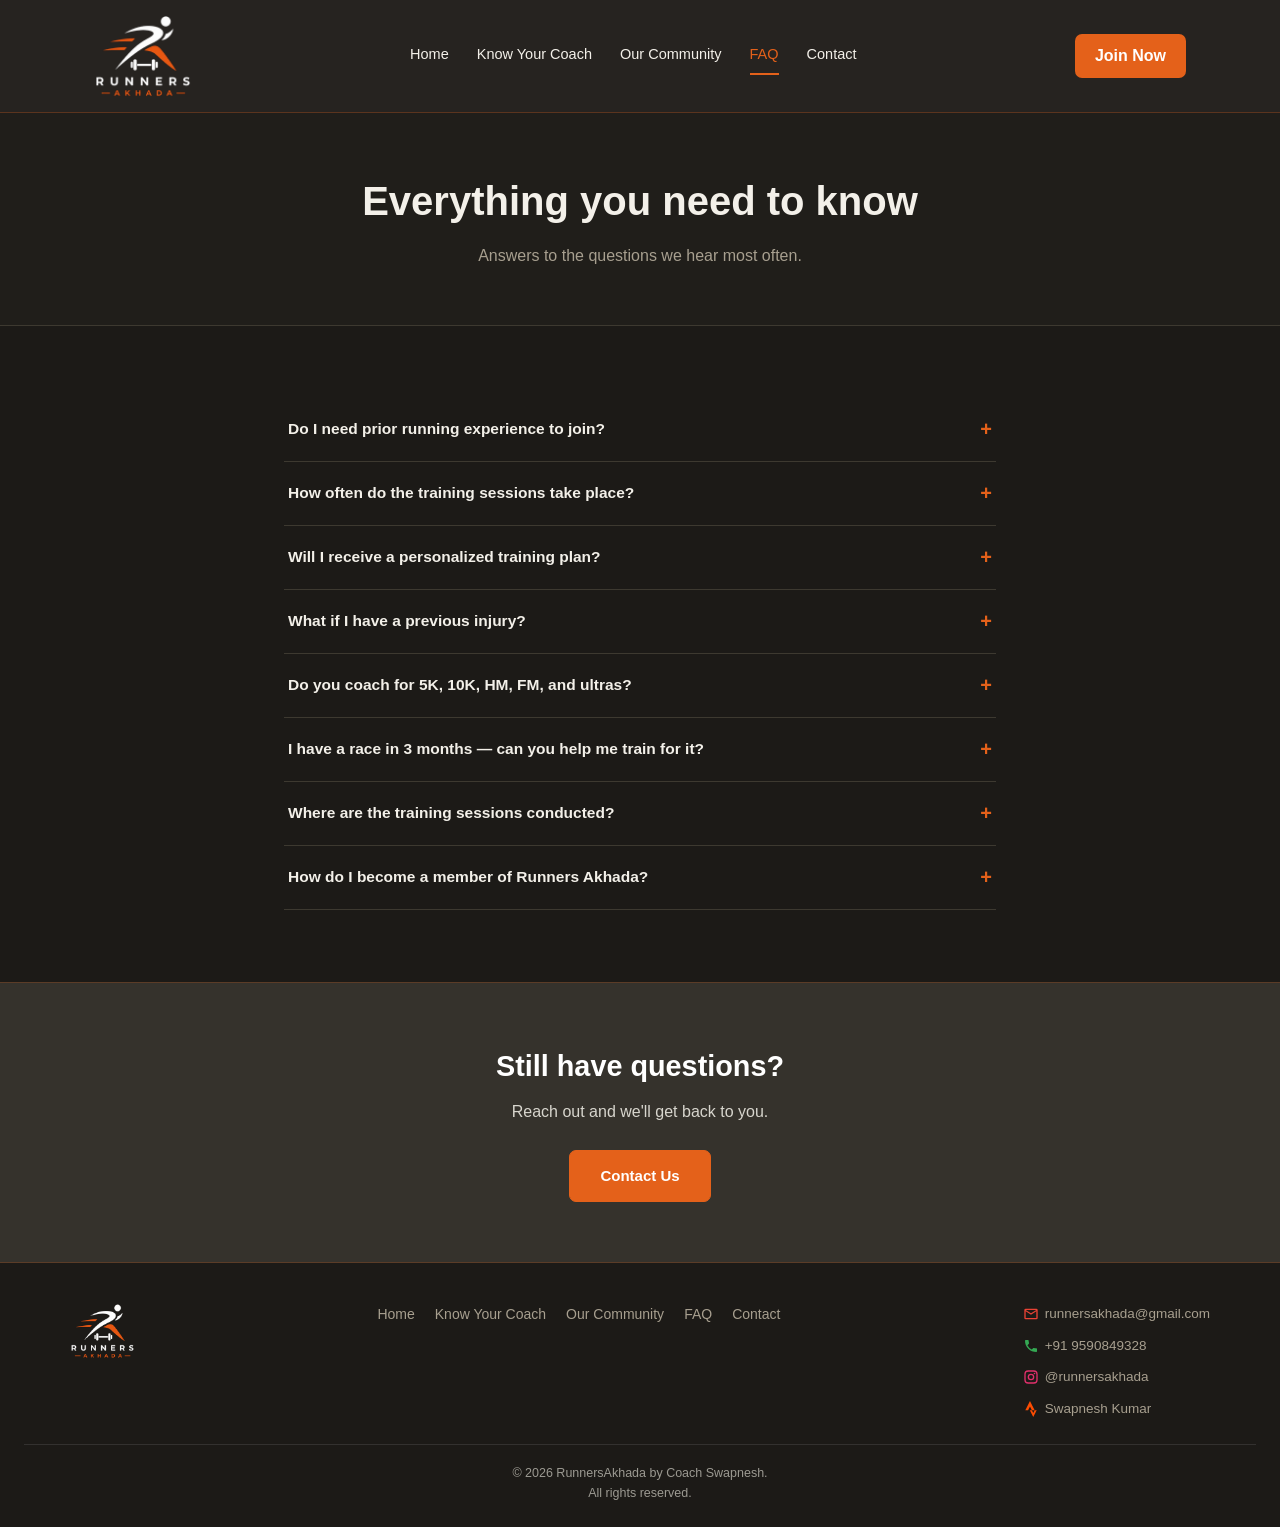
<file: faq.html>
<!DOCTYPE html>
<html lang="en">
<head>
<meta charset="UTF-8">
<meta name="viewport" content="width=device-width, initial-scale=1.0">
<title>FAQ — Runners Akhada</title>
<link rel="icon" href="assets/images/logo-dark.png">
<link rel="stylesheet" href="assets/style.css">
</head>
<body>

<header class="site-header">
  <div class="nav-wrap">
    <a href="index.html" class="brand">
      <img src="assets/images/logo-dark.png" alt="Runners Akhada logo">
    </a>
    <nav class="nav-links">
      <a href="index.html">Home</a>
      <a href="coach.html">Know Your Coach</a>
      <a href="community.html">Our Community</a>
      <a href="faq.html" class="active">FAQ</a>
      <a href="contact.html">Contact</a>
          </nav>
    <div class="nav-right">
      <a href="form.html" class="nav-cta">Join Now</a>
      <button class="nav-toggle" aria-label="Toggle menu">&#9776;</button>
    </div>
  </div>
</header>

<div class="page-hero">
  <h1>Everything you need to know</h1>
  <p>Answers to the questions we hear most often.</p>
</div>

<section>
  <div class="container" style="max-width:760px;">

    <div class="faq-item">
      <button class="faq-question">Do I need prior running experience to join?<span class="plus">+</span></button>
      <div class="faq-answer"><p>Not at all — Runners Akhada coaches everyone from first-time runners to seasoned racers, with plans tailored to your current fitness level.</p></div>
    </div>

    <div class="faq-item">
      <button class="faq-question">How often do the training sessions take place?<span class="plus">+</span></button>
      <div class="faq-answer"><p>Session frequency depends on your plan and goal race — typically a mix of weekly runs, strength work, and mobility sessions.</p></div>
    </div>

    <div class="faq-item">
      <button class="faq-question">Will I receive a personalized training plan?<span class="plus">+</span></button>
      <div class="faq-answer"><p>Yes — every plan is built around your goals, schedule, and current fitness. No cookie-cutter programs.</p></div>
    </div>

    <div class="faq-item">
      <button class="faq-question">What if I have a previous injury?<span class="plus">+</span></button>
      <div class="faq-answer"><p>Let us know during sign-up. Plans are adjusted with injury prevention and safe progression in mind.</p></div>
    </div>

    <div class="faq-item">
      <button class="faq-question">Do you coach for 5K, 10K, HM, FM, and ultras?<span class="plus">+</span></button>
      <div class="faq-answer"><p>Yes — from your first 5K to ultra distances, training plans are built around your target race.</p></div>
    </div>

    <div class="faq-item">
      <button class="faq-question">I have a race in 3 months — can you help me train for it?<span class="plus">+</span></button>
      <div class="faq-answer"><p>Yes — short-term, race-specific plans are one of the most common requests we get. Tell us your race distance and date, and we'll build a focused build-up plan around the time you have, prioritizing the areas that'll move the needle most before race day.</p></div>
    </div>

    <div class="faq-item">
      <button class="faq-question">Where are the training sessions conducted?<span class="plus">+</span></button>
      <div class="faq-answer"><p>Coaching is available both online and in-person (Bengaluru). Details depend on your plan.</p></div>
    </div>

    <div class="faq-item">
      <button class="faq-question">How do I become a member of Runners Akhada?<span class="plus">+</span></button>
      <div class="faq-answer"><p>Fill out the sign-up form and the team will follow up to get you started.</p></div>
    </div>

  </div>
</section>

<section class="cta-band">
  <h2>Still have questions?</h2>
  <p>Reach out and we'll get back to you.</p>
  <a href="contact.html" class="btn btn-primary">Contact Us</a>
</section>

<footer class="site-footer">
  <div class="footer-inner">
    <div>
      <img src="assets/images/logo-dark.png" alt="Runners Akhada logo" class="footer-logo">
    </div>
    <div class="footer-links">
      <a href="index.html">Home</a>
      <a href="coach.html">Know Your Coach</a>
      <a href="community.html">Our Community</a>
      <a href="faq.html">FAQ</a>
      <a href="contact.html">Contact</a>
    </div>
    <div class="footer-contact">
      <div class="icon-email"><a href="mailto:runnersakhada@gmail.com"><svg viewBox="0 0 24 24"><path d="M20 4H4a2 2 0 0 0-2 2v12a2 2 0 0 0 2 2h16a2 2 0 0 0 2-2V6a2 2 0 0 0-2-2zm0 2-8 5-8-5h16zm0 12H4V8l8 5 8-5v10z"/></svg> runnersakhada@gmail.com</a></div>
      <div class="icon-phone"><a href="tel:+919590849328"><svg viewBox="0 0 24 24"><path d="M6.62 10.79a15.05 15.05 0 0 0 6.59 6.59l2.2-2.2a1 1 0 0 1 1.01-.24c1.12.37 2.33.57 3.58.57a1 1 0 0 1 1 1V20a1 1 0 0 1-1 1A17 17 0 0 1 3 4a1 1 0 0 1 1-1h3.5a1 1 0 0 1 1 1c0 1.25.2 2.46.57 3.58a1 1 0 0 1-.24 1.01l-2.2 2.2z"/></svg> +91 9590849328</a></div>
      <div class="icon-instagram"><a href="https://www.instagram.com/runnersakhada/" target="_blank" rel="noopener"><svg viewBox="0 0 24 24"><path d="M7.8 2h8.4A5.8 5.8 0 0 1 22 7.8v8.4a5.8 5.8 0 0 1-5.8 5.8H7.8A5.8 5.8 0 0 1 2 16.2V7.8A5.8 5.8 0 0 1 7.8 2zm-.2 2A3.6 3.6 0 0 0 4 7.6v8.8A3.6 3.6 0 0 0 7.6 20h8.8a3.6 3.6 0 0 0 3.6-3.6V7.6A3.6 3.6 0 0 0 16.4 4H7.6zm9.65 1.5a1.25 1.25 0 1 1 0 2.5 1.25 1.25 0 0 1 0-2.5zM12 7a5 5 0 1 1 0 10 5 5 0 0 1 0-10zm0 2a3 3 0 1 0 0 6 3 3 0 0 0 0-6z"/></svg> @runnersakhada</a></div>
      <div class="icon-strava"><a href="https://strava.app.link/IM3KowOZn5b" target="_blank" rel="noopener"><svg viewBox="0 0 24 24"><path d="M15.387 17.944l-2.089-4.116h-3.065L15.387 24l5.15-10.172h-3.066m-7.008-5.599l2.836 5.598h4.172L10.463 0l-7 13.828h4.169"/></svg> Swapnesh Kumar</a></div>
    </div>
  </div>
  <div class="footer-bottom">&copy; 2026 RunnersAkhada by Coach Swapnesh.<br>All rights reserved.</div>
</footer>

<script src="assets/script.js"></script>
</body>
</html>
</file>
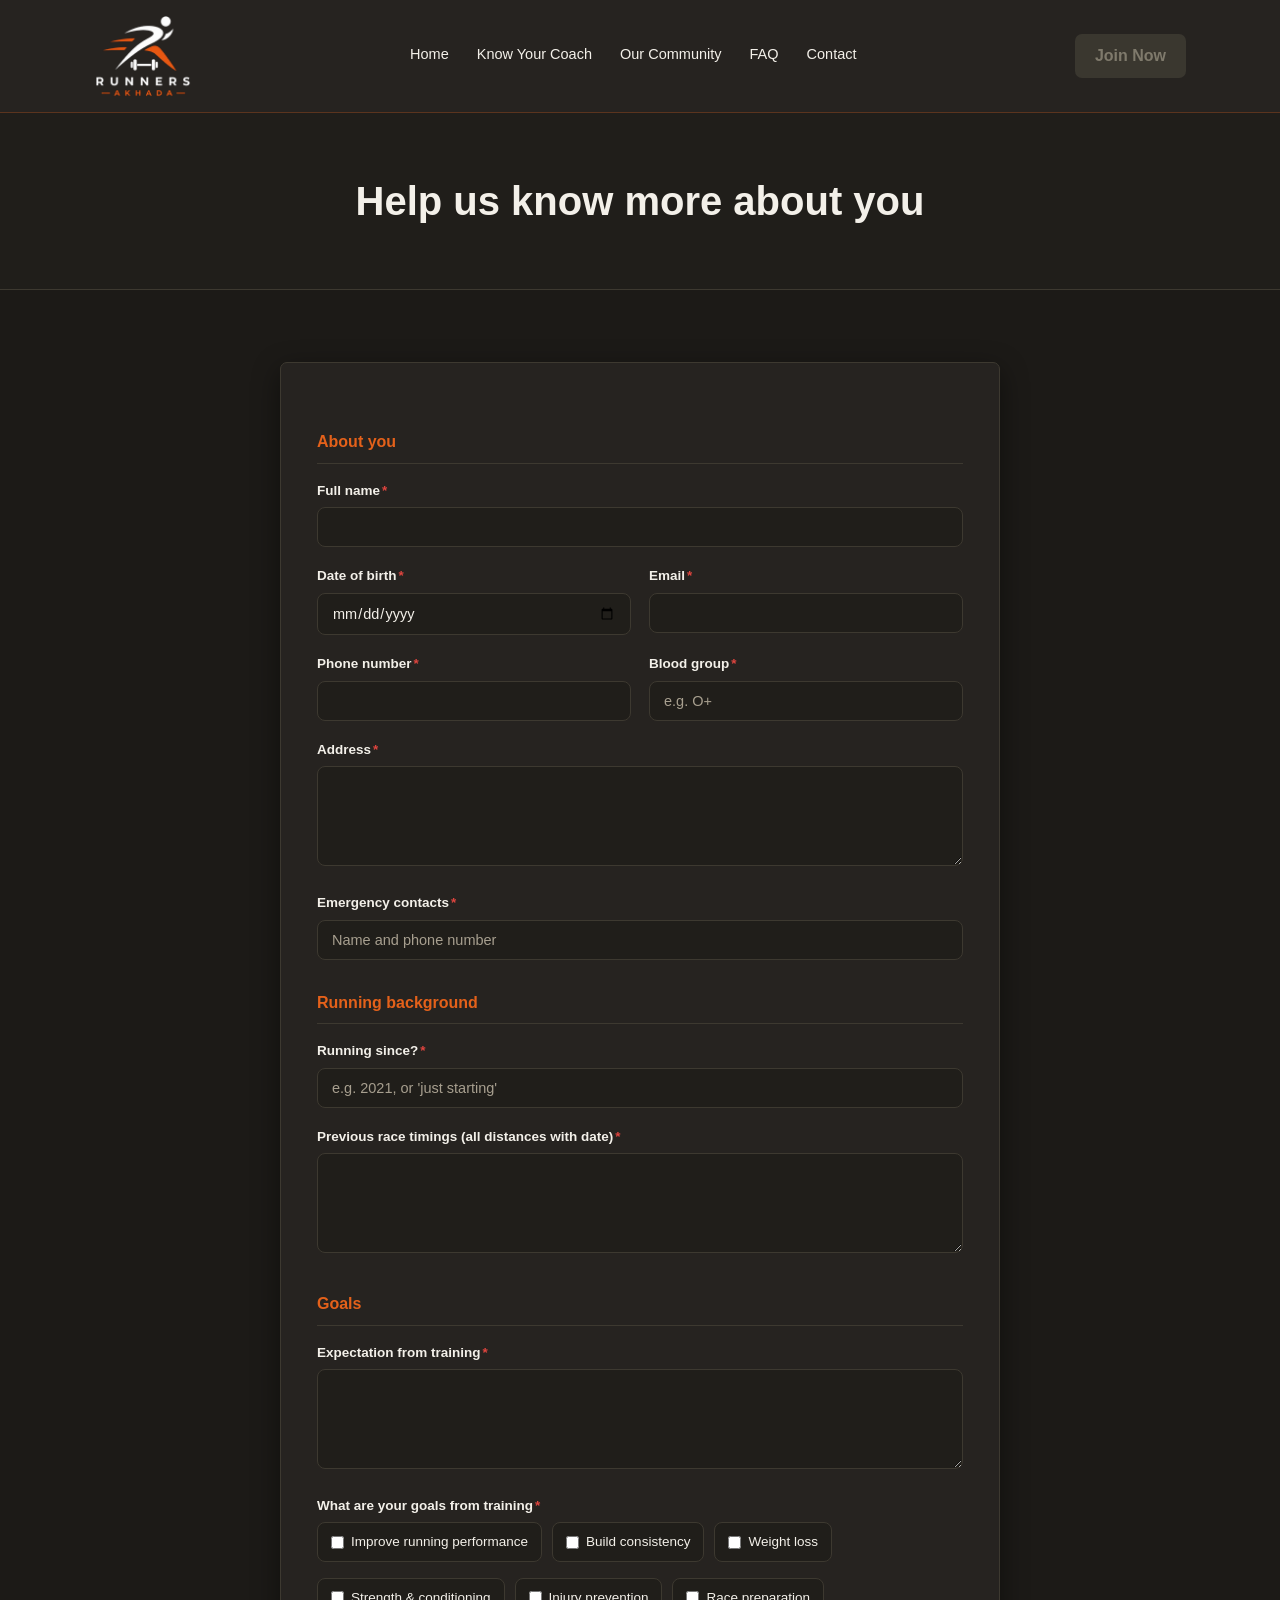
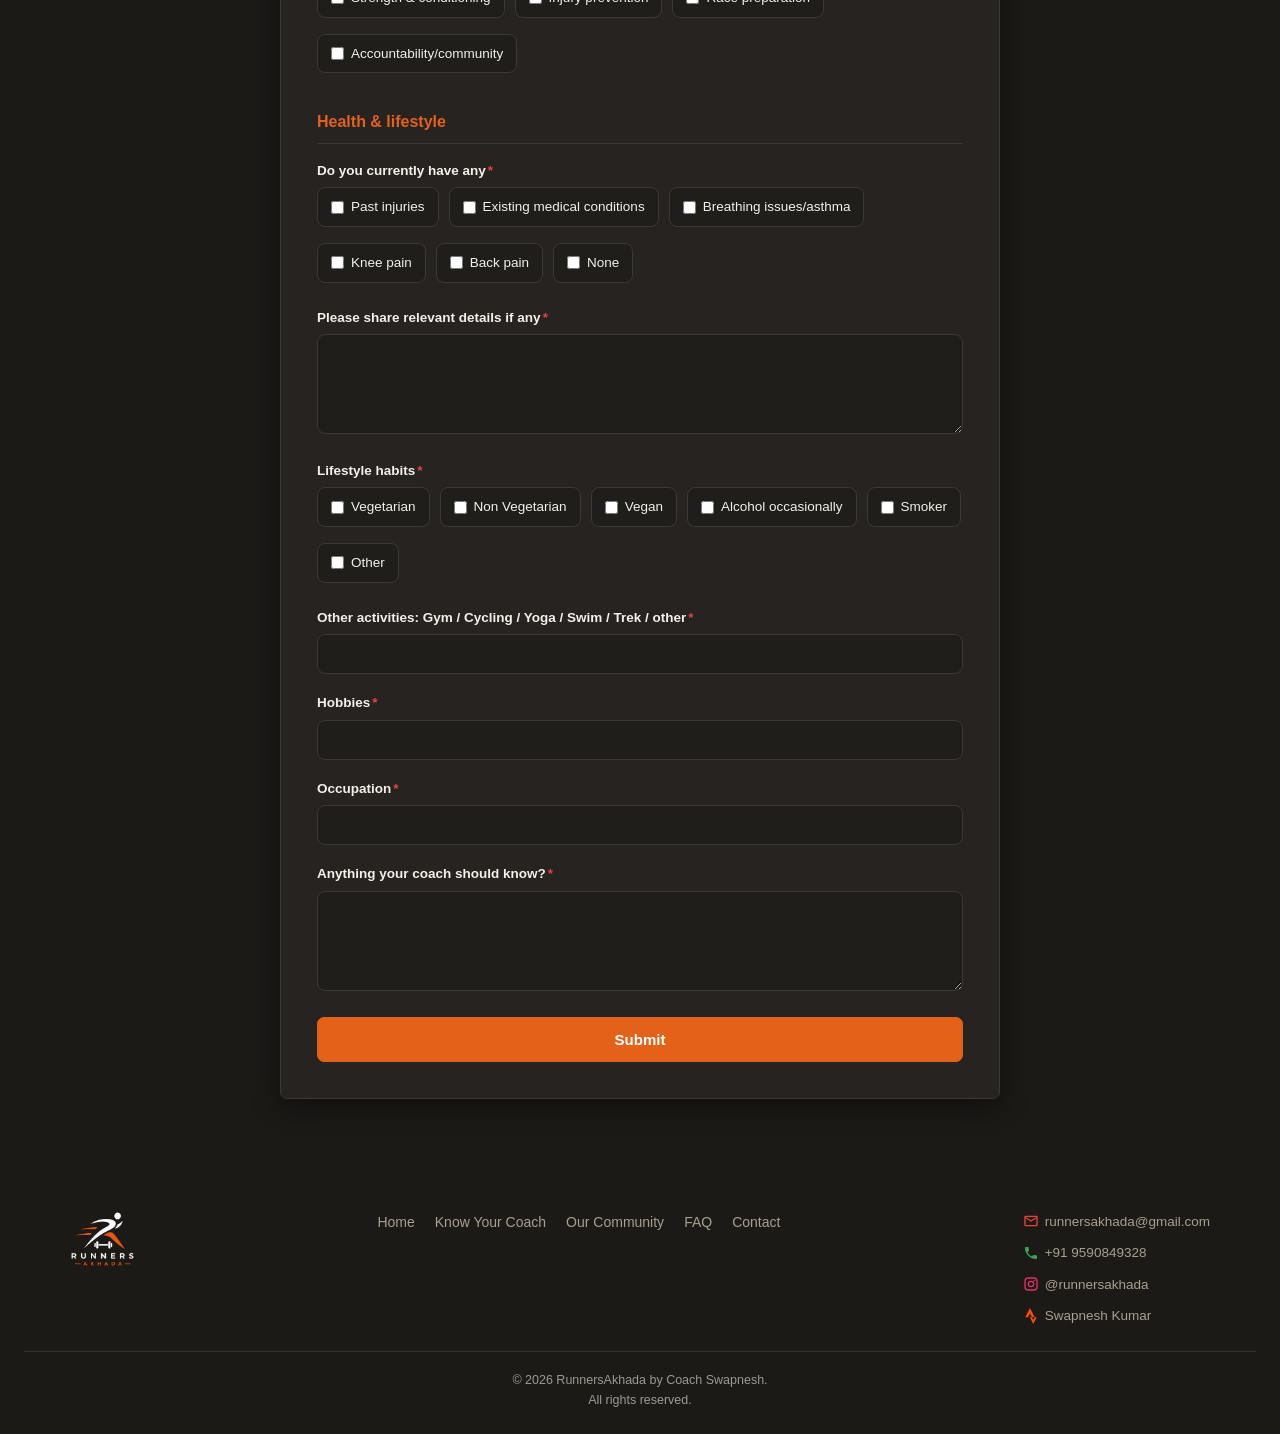
<file: form.html>
<!DOCTYPE html>
<html lang="en">
<head>
<meta charset="UTF-8">
<meta name="viewport" content="width=device-width, initial-scale=1.0">
<title>Registration — Runners Akhada</title>
<link rel="icon" href="assets/images/logo-dark.png">
<link rel="stylesheet" href="assets/style.css">
<style>
  /* Checkbox-group "select at least one" validation (native HTML can't express this) */
  .checkbox-group-invalid {
    border-radius: 8px;
    outline: 1.5px solid #e0453f;
    outline-offset: 4px;
  }
  .checkbox-group-error {
    color: #e0453f;
    font-size: 12.5px;
    font-weight: 600;
    margin-top: 8px;
  }
  .required-marker { color: #e0453f; margin-left: 2px; }
</style>
</head>
<body>

<header class="site-header">
  <div class="nav-wrap">
    <a href="index.html" class="brand">
      <img src="assets/images/logo-dark.png" alt="Runners Akhada logo">
    </a>
    <nav class="nav-links">
      <a href="index.html">Home</a>
      <a href="coach.html">Know Your Coach</a>
      <a href="community.html">Our Community</a>
      <a href="faq.html">FAQ</a>
      <a href="contact.html">Contact</a>
    </nav>
    <div class="nav-right">
      <a href="form.html" class="nav-cta nav-cta-disabled" aria-disabled="true" tabindex="-1">Join Now</a>
      <button class="nav-toggle" aria-label="Toggle menu">&#9776;</button>
    </div>
  </div>
</header>

<div class="page-hero">
  <h1>Help us know more about you</h1>
</div>

<section>
  <div class="container">
    <div class="form-card form-card-wide">
      <div class="form-success"></div>
      <form data-native-form data-gsheet-url="https://script.google.com/macros/s/AKfycbzxcCKwfyeDinCpSoTi-iZlO2dNE5nc-1zlvCzV_IH9hOPMqoVC7TYwqdkFgnP3YIgGTw/exec">
        <!-- Honeypot field — hidden from real users, catches basic bots.
             Left blank by humans; if a bot fills it, the script silently discards the entry. -->
        <div style="position:absolute; left:-9999px; top:-9999px;" aria-hidden="true">
          <label for="website_url">Leave this field blank</label>
          <input type="text" id="website_url" name="website_url" tabindex="-1" autocomplete="off">
        </div>

        <div class="form-section-title">About you</div>
        <div class="form-row">
          <label for="full-name">Full name<span class="required-marker">*</span></label>
          <input type="text" id="full-name" name="full_name" required>
        </div>
        <div class="form-row-2">
          <div class="form-row">
            <label for="dob">Date of birth<span class="required-marker">*</span></label>
            <input type="date" id="dob" name="dob" required>
          </div>
          <div class="form-row">
            <label for="email">Email<span class="required-marker">*</span></label>
            <input type="email" id="email" name="email" required>
          </div>
        </div>
        <div class="form-row-2">
          <div class="form-row">
            <label for="phone">Phone number<span class="required-marker">*</span></label>
            <input type="tel" id="phone" name="phone" required>
          </div>
          <div class="form-row">
            <label for="blood-group">Blood group<span class="required-marker">*</span></label>
            <input type="text" id="blood-group" name="blood_group" placeholder="e.g. O+" required>
          </div>
        </div>
        <div class="form-row">
          <label for="address">Address<span class="required-marker">*</span></label>
          <textarea id="address" name="address" required></textarea>
        </div>
        <div class="form-row">
          <label for="emergency-contact">Emergency contacts<span class="required-marker">*</span></label>
          <input type="text" id="emergency-contact" name="emergency_contact" placeholder="Name and phone number" required>
        </div>

        <div class="form-section-title">Running background</div>
        <div class="form-row">
          <label for="running-since">Running since?<span class="required-marker">*</span></label>
          <input type="text" id="running-since" name="running_since" placeholder="e.g. 2021, or 'just starting'" required>
        </div>
        <div class="form-row">
          <label for="race-timings">Previous race timings (all distances with date)<span class="required-marker">*</span></label>
          <textarea id="race-timings" name="race_timings" required></textarea>
        </div>

        <div class="form-section-title">Goals</div>
        <div class="form-row">
          <label for="expectation">Expectation from training<span class="required-marker">*</span></label>
          <textarea id="expectation" name="expectation" required></textarea>
        </div>
        <div class="form-row">
          <label>What are your goals from training<span class="required-marker">*</span></label>
          <div class="checkbox-group">
            <label><input type="checkbox" name="goals" value="Improve running performance"> Improve running performance</label>
            <label><input type="checkbox" name="goals" value="Build consistency"> Build consistency</label>
            <label><input type="checkbox" name="goals" value="Weight loss"> Weight loss</label>
            <label><input type="checkbox" name="goals" value="Strength & conditioning"> Strength &amp; conditioning</label>
            <label><input type="checkbox" name="goals" value="Injury prevention"> Injury prevention</label>
            <label><input type="checkbox" name="goals" value="Race preparation"> Race preparation</label>
            <label><input type="checkbox" name="goals" value="Accountability/community"> Accountability/community</label>
          </div>
        </div>

        <div class="form-section-title">Health &amp; lifestyle</div>
        <div class="form-row">
          <label>Do you currently have any<span class="required-marker">*</span></label>
          <div class="checkbox-group">
            <label><input type="checkbox" name="health" value="Past injuries"> Past injuries</label>
            <label><input type="checkbox" name="health" value="Existing medical conditions"> Existing medical conditions</label>
            <label><input type="checkbox" name="health" value="Breathing issues/asthma"> Breathing issues/asthma</label>
            <label><input type="checkbox" name="health" value="Knee pain"> Knee pain</label>
            <label><input type="checkbox" name="health" value="Back pain"> Back pain</label>
            <label><input type="checkbox" name="health" value="None"> None</label>
          </div>
        </div>
        <div class="form-row">
          <label for="health-details">Please share relevant details if any<span class="required-marker">*</span></label>
          <textarea id="health-details" name="health_details" required></textarea>
        </div>
        <div class="form-row">
          <label>Lifestyle habits<span class="required-marker">*</span></label>
          <div class="checkbox-group">
            <label><input type="checkbox" name="lifestyle" value="Vegetarian"> Vegetarian</label>
            <label><input type="checkbox" name="lifestyle" value="Non Vegetarian"> Non Vegetarian</label>
            <label><input type="checkbox" name="lifestyle" value="Vegan"> Vegan</label>
            <label><input type="checkbox" name="lifestyle" value="Alcohol occasionally"> Alcohol occasionally</label>
            <label><input type="checkbox" name="lifestyle" value="Smoker"> Smoker</label>
            <label><input type="checkbox" name="lifestyle" value="Other"> Other</label>
          </div>
        </div>
        <div class="form-row">
          <label for="other-activities">Other activities: Gym / Cycling / Yoga / Swim / Trek / other<span class="required-marker">*</span></label>
          <input type="text" id="other-activities" name="other_activities" required>
        </div>
        <div class="form-row">
          <label for="hobbies">Hobbies<span class="required-marker">*</span></label>
          <input type="text" id="hobbies" name="hobbies" required>
        </div>
        <div class="form-row">
          <label for="occupation">Occupation<span class="required-marker">*</span></label>
          <input type="text" id="occupation" name="occupation" required>
        </div>
        <div class="form-row">
          <label for="coach-note">Anything your coach should know?<span class="required-marker">*</span></label>
          <textarea id="coach-note" name="coach_note" required></textarea>
        </div>

        <button type="submit" class="btn btn-primary form-submit">Submit</button>
      </form>
    </div>
  </div>
</section>

<footer class="site-footer">
  <div class="footer-inner">
    <div>
      <img src="assets/images/logo-dark.png" alt="Runners Akhada logo" class="footer-logo">
    </div>
    <div class="footer-links">
      <a href="index.html">Home</a>
      <a href="coach.html">Know Your Coach</a>
      <a href="community.html">Our Community</a>
      <a href="faq.html">FAQ</a>
      <a href="contact.html">Contact</a>
    </div>
    <div class="footer-contact">
      <div class="icon-email"><a href="mailto:runnersakhada@gmail.com"><svg viewBox="0 0 24 24"><path d="M20 4H4a2 2 0 0 0-2 2v12a2 2 0 0 0 2 2h16a2 2 0 0 0 2-2V6a2 2 0 0 0-2-2zm0 2-8 5-8-5h16zm0 12H4V8l8 5 8-5v10z"/></svg> runnersakhada@gmail.com</a></div>
      <div class="icon-phone"><a href="tel:+919590849328"><svg viewBox="0 0 24 24"><path d="M6.62 10.79a15.05 15.05 0 0 0 6.59 6.59l2.2-2.2a1 1 0 0 1 1.01-.24c1.12.37 2.33.57 3.58.57a1 1 0 0 1 1 1V20a1 1 0 0 1-1 1A17 17 0 0 1 3 4a1 1 0 0 1 1-1h3.5a1 1 0 0 1 1 1c0 1.25.2 2.46.57 3.58a1 1 0 0 1-.24 1.01l-2.2 2.2z"/></svg> +91 9590849328</a></div>
      <div class="icon-instagram"><a href="https://www.instagram.com/runnersakhada/" target="_blank" rel="noopener"><svg viewBox="0 0 24 24"><path d="M7.8 2h8.4A5.8 5.8 0 0 1 22 7.8v8.4a5.8 5.8 0 0 1-5.8 5.8H7.8A5.8 5.8 0 0 1 2 16.2V7.8A5.8 5.8 0 0 1 7.8 2zm-.2 2A3.6 3.6 0 0 0 4 7.6v8.8A3.6 3.6 0 0 0 7.6 20h8.8a3.6 3.6 0 0 0 3.6-3.6V7.6A3.6 3.6 0 0 0 16.4 4H7.6zm9.65 1.5a1.25 1.25 0 1 1 0 2.5 1.25 1.25 0 0 1 0-2.5zM12 7a5 5 0 1 1 0 10 5 5 0 0 1 0-10zm0 2a3 3 0 1 0 0 6 3 3 0 0 0 0-6z"/></svg> @runnersakhada</a></div>
      <div class="icon-strava"><a href="https://strava.app.link/IM3KowOZn5b" target="_blank" rel="noopener"><svg viewBox="0 0 24 24"><path d="M15.387 17.944l-2.089-4.116h-3.065L15.387 24l5.15-10.172h-3.066m-7.008-5.599l2.836 5.598h4.172L10.463 0l-7 13.828h4.169"/></svg> Swapnesh Kumar</a></div>
    </div>
  </div>
  <div class="footer-bottom">&copy; 2026 RunnersAkhada by Coach Swapnesh.<br>All rights reserved.</div>
</footer>

<script>
document.addEventListener('DOMContentLoaded', function () {
  var form = document.querySelector('form[data-native-form]');
  if (!form) return;

  var checkboxGroups = ['goals', 'health', 'lifestyle'];

  function clearGroupErrors() {
    form.querySelectorAll('.checkbox-group-error').forEach(function (el) { el.remove(); });
    form.querySelectorAll('.checkbox-group').forEach(function (el) {
      el.classList.remove('checkbox-group-invalid');
    });
  }

  function validateCheckboxGroups() {
    clearGroupErrors();
    var firstInvalid = null;

    checkboxGroups.forEach(function (name) {
      var checked = form.querySelectorAll('input[name="' + name + '"]:checked');
      if (checked.length === 0) {
        var anyInGroup = form.querySelector('input[name="' + name + '"]');
        var groupEl = anyInGroup ? anyInGroup.closest('.checkbox-group') : null;
        if (!groupEl) return;

        groupEl.classList.add('checkbox-group-invalid');
        var msg = document.createElement('div');
        msg.className = 'checkbox-group-error';
        msg.textContent = 'Please select at least one option.';
        groupEl.insertAdjacentElement('afterend', msg);

        if (!firstInvalid) firstInvalid = groupEl;
      }
    });

    return firstInvalid;
  }

  // Registered before assets/script.js's own submit listener, so this runs first.
  // If checkbox validation fails, stopImmediatePropagation blocks script.js's
  // handler from firing (which is what actually submits to the Google Sheet).
  form.addEventListener('submit', function (e) {
    var firstInvalid = validateCheckboxGroups();
    if (firstInvalid) {
      e.preventDefault();
      e.stopImmediatePropagation();
      firstInvalid.scrollIntoView({ behavior: 'smooth', block: 'center' });
    }
  });

  // Clear a group's error as soon as the user checks something in it
  checkboxGroups.forEach(function (name) {
    form.querySelectorAll('input[name="' + name + '"]').forEach(function (cb) {
      cb.addEventListener('change', function () {
        var groupEl = cb.closest('.checkbox-group');
        var checked = form.querySelectorAll('input[name="' + name + '"]:checked');
        if (checked.length > 0 && groupEl) {
          groupEl.classList.remove('checkbox-group-invalid');
          var err = groupEl.nextElementSibling;
          if (err && err.classList.contains('checkbox-group-error')) err.remove();
        }
      });
    });
  });
});
</script>
<script src="assets/script.js"></script>
</body>
</html>
</file>
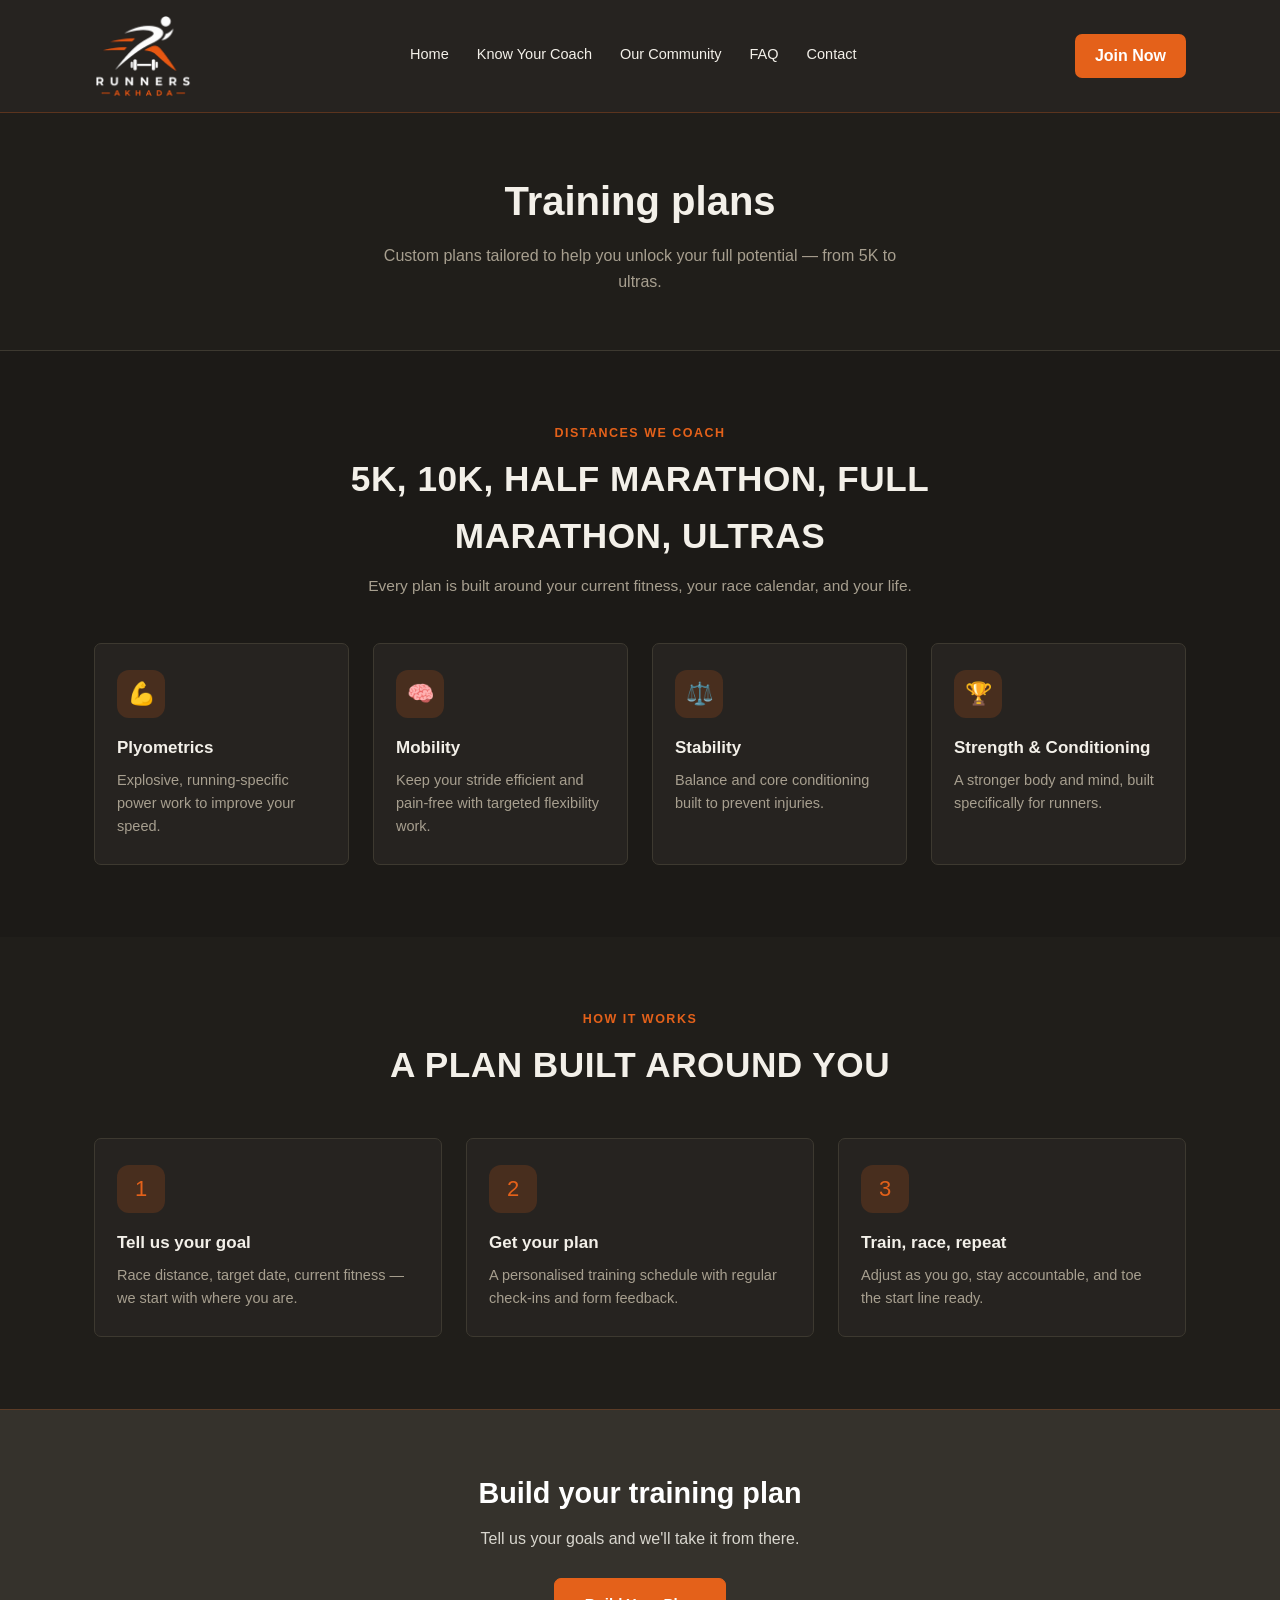
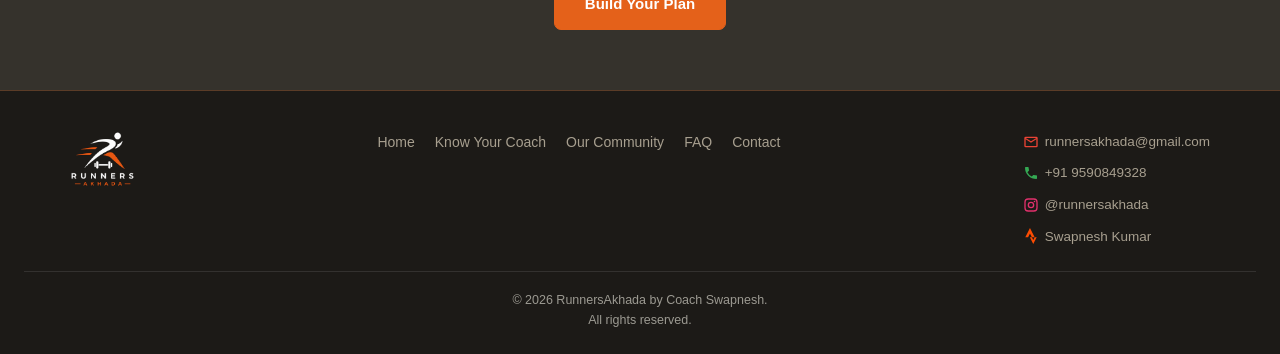
<file: training.html>
<!DOCTYPE html>
<html lang="en">
<head>
<meta charset="UTF-8">
<meta name="viewport" content="width=device-width, initial-scale=1.0">
<title>Training Plans — Runners Akhada</title>
<link rel="icon" href="assets/images/logo-dark.png">
<link rel="stylesheet" href="assets/style.css">
</head>
<body>

<header class="site-header">
  <div class="nav-wrap">
    <a href="index.html" class="brand">
      <img src="assets/images/logo-dark.png" alt="Runners Akhada logo">
    </a>
    <nav class="nav-links">
      <a href="index.html">Home</a>
      <a href="coach.html">Know Your Coach</a>
      <a href="community.html">Our Community</a>
      <a href="faq.html">FAQ</a>
      <a href="contact.html">Contact</a>
          </nav>
    <div class="nav-right">
      <a href="form.html" class="nav-cta">Join Now</a>
      <button class="nav-toggle" aria-label="Toggle menu">&#9776;</button>
    </div>
  </div>
</header>

<div class="page-hero">
  <h1>Training plans</h1>
  <p>Custom plans tailored to help you unlock your full potential — from 5K to ultras.</p>
</div>

<section>
  <div class="container">
    <div class="section-head">
      <div class="eyebrow">Distances we coach</div>
      <h2>5K, 10K, half marathon, full marathon, ultras</h2>
      <p>Every plan is built around your current fitness, your race calendar, and your life.</p>
    </div>
    <div class="grid grid-4">
      <div class="card">
        <div class="icon-wrap">&#128170;</div>
        <h3>Plyometrics</h3>
        <p>Explosive, running-specific power work to improve your speed.</p>
      </div>
      <div class="card">
        <div class="icon-wrap">&#129504;</div>
        <h3>Mobility</h3>
        <p>Keep your stride efficient and pain-free with targeted flexibility work.</p>
      </div>
      <div class="card">
        <div class="icon-wrap">&#9878;&#65039;</div>
        <h3>Stability</h3>
        <p>Balance and core conditioning built to prevent injuries.</p>
      </div>
      <div class="card">
        <div class="icon-wrap">&#127942;</div>
        <h3>Strength &amp; Conditioning</h3>
        <p>A stronger body and mind, built specifically for runners.</p>
      </div>
    </div>
  </div>
</section>

<section class="bg-cream">
  <div class="container">
    <div class="section-head">
      <div class="eyebrow">How it works</div>
      <h2>A plan built around you</h2>
    </div>
    <div class="grid grid-3">
      <div class="card">
        <div class="icon-wrap">1</div>
        <h3>Tell us your goal</h3>
        <p>Race distance, target date, current fitness — we start with where you are.</p>
      </div>
      <div class="card">
        <div class="icon-wrap">2</div>
        <h3>Get your plan</h3>
        <p>A personalised training schedule with regular check-ins and form feedback.</p>
      </div>
      <div class="card">
        <div class="icon-wrap">3</div>
        <h3>Train, race, repeat</h3>
        <p>Adjust as you go, stay accountable, and toe the start line ready.</p>
      </div>
    </div>
  </div>
</section>

<section class="cta-band">
  <h2>Build your training plan</h2>
  <p>Tell us your goals and we'll take it from there.</p>
  <a href="form.html" class="btn btn-primary">Build Your Plan</a>
</section>

<footer class="site-footer">
  <div class="footer-inner">
    <div>
      <img src="assets/images/logo-dark.png" alt="Runners Akhada logo" class="footer-logo">
    </div>
    <div class="footer-links">
      <a href="index.html">Home</a>
      <a href="coach.html">Know Your Coach</a>
      <a href="community.html">Our Community</a>
      <a href="faq.html">FAQ</a>
      <a href="contact.html">Contact</a>
    </div>
    <div class="footer-contact">
      <div class="icon-email"><a href="mailto:runnersakhada@gmail.com"><svg viewBox="0 0 24 24"><path d="M20 4H4a2 2 0 0 0-2 2v12a2 2 0 0 0 2 2h16a2 2 0 0 0 2-2V6a2 2 0 0 0-2-2zm0 2-8 5-8-5h16zm0 12H4V8l8 5 8-5v10z"/></svg> runnersakhada@gmail.com</a></div>
      <div class="icon-phone"><a href="tel:+919590849328"><svg viewBox="0 0 24 24"><path d="M6.62 10.79a15.05 15.05 0 0 0 6.59 6.59l2.2-2.2a1 1 0 0 1 1.01-.24c1.12.37 2.33.57 3.58.57a1 1 0 0 1 1 1V20a1 1 0 0 1-1 1A17 17 0 0 1 3 4a1 1 0 0 1 1-1h3.5a1 1 0 0 1 1 1c0 1.25.2 2.46.57 3.58a1 1 0 0 1-.24 1.01l-2.2 2.2z"/></svg> +91 9590849328</a></div>
      <div class="icon-instagram"><a href="https://www.instagram.com/runnersakhada/" target="_blank" rel="noopener"><svg viewBox="0 0 24 24"><path d="M7.8 2h8.4A5.8 5.8 0 0 1 22 7.8v8.4a5.8 5.8 0 0 1-5.8 5.8H7.8A5.8 5.8 0 0 1 2 16.2V7.8A5.8 5.8 0 0 1 7.8 2zm-.2 2A3.6 3.6 0 0 0 4 7.6v8.8A3.6 3.6 0 0 0 7.6 20h8.8a3.6 3.6 0 0 0 3.6-3.6V7.6A3.6 3.6 0 0 0 16.4 4H7.6zm9.65 1.5a1.25 1.25 0 1 1 0 2.5 1.25 1.25 0 0 1 0-2.5zM12 7a5 5 0 1 1 0 10 5 5 0 0 1 0-10zm0 2a3 3 0 1 0 0 6 3 3 0 0 0 0-6z"/></svg> @runnersakhada</a></div>
      <div class="icon-strava"><a href="https://strava.app.link/IM3KowOZn5b" target="_blank" rel="noopener"><svg viewBox="0 0 24 24"><path d="M15.387 17.944l-2.089-4.116h-3.065L15.387 24l5.15-10.172h-3.066m-7.008-5.599l2.836 5.598h4.172L10.463 0l-7 13.828h4.169"/></svg> Swapnesh Kumar</a></div>
    </div>
  </div>
  <div class="footer-bottom">&copy; 2026 RunnersAkhada by Coach Swapnesh.<br>All rights reserved.</div>
</footer>

<script src="assets/script.js"></script>
</body>
</html>
</file>
<file: assets/style.css>
/* ============================================
   Runners Akhada — Main Stylesheet
   Palette pulled from new logo: charcoal grey + gold
   ============================================ */

:root {
  /* Charcoal-black theme -- orange (from logo) as the sharp accent */
  --gold: #e4611a;
  --gold-dark: #b84a12;
  --charcoal: #35322c;
  --charcoal-dark: #1c1a17;
  --surface: #262320;
  --surface-alt: #201e1a;
  --cream: var(--surface-alt);
  --white: var(--surface);
  --text-main: #f3f0e9;
  --text-muted: #a79f8f;
  --border: #3d3930;
  --radius: 7px;
  --shadow: 0 8px 28px rgba(0,0,0,0.45);
  --max-width: 1140px;
  font-size: 16px;
}

* { box-sizing: border-box; margin: 0; padding: 0; }

body {
  font-family: -apple-system, BlinkMacSystemFont, "Segoe UI", Roboto, Helvetica, Arial, sans-serif;
  color: var(--text-main);
  background: var(--charcoal-dark);
  line-height: 1.6;
  -webkit-font-smoothing: antialiased;
}

img { max-width: 100%; display: block; }
a { color: inherit; text-decoration: none; }
ul { list-style: none; }

.container {
  max-width: var(--max-width);
  margin: 0 auto;
  padding: 0 24px;
}

/* ---------- Header / Nav ---------- */
.site-header {
  position: sticky;
  top: 0;
  z-index: 100;
  background: var(--surface);
  border-bottom: 1px solid rgba(228,97,26,0.28);
}

.nav-wrap {
  max-width: var(--max-width);
  margin: 0 auto;
  padding: 14px 24px;
  display: grid;
  grid-template-columns: auto 1fr auto;
  align-items: center;
  gap: 20px;
}

.brand {
  display: flex;
  align-items: center;
  justify-self: start;
}

.brand img {
  height: 84px;
  width: auto;
  display: block;
}

.nav-links {
  display: flex;
  align-items: center;
  justify-content: center;
  justify-self: center;
  gap: 28px;
}

.nav-links a {
  font-size: 14.5px;
  font-weight: 500;
  color: var(--text-main);
  padding: 6px 0;
  border-bottom: 2px solid transparent;
  transition: border-color 0.2s, color 0.2s;
}

.nav-links a:hover,
.nav-links a.active {
  color: var(--gold);
  border-bottom-color: var(--gold);
}

.nav-right {
  display: flex;
  align-items: center;
  gap: 14px;
  justify-self: end;
}

.nav-cta {
  background: var(--gold);
  color: #fff !important;
  font-weight: 700;
  padding: 9px 20px !important;
  border-radius: 7px;
  border-bottom: none !important;
}

.nav-cta:hover {
  background: var(--gold-dark);
  border-bottom: none !important;
}

.nav-cta-disabled {
  background: #3a372f !important;
  color: #7f7a6c !important;
  pointer-events: none;
  cursor: default;
}

.nav-toggle {
  display: none;
  background: none;
  border: none;
  font-size: 24px;
  cursor: pointer;
  color: var(--text-main);
}

@media (max-width: 860px) {
  .nav-wrap { grid-template-columns: auto auto; }
  .nav-links {
    position: fixed;
    top: 100px;
    left: 0;
    right: 0;
    background: var(--surface);
    flex-direction: column;
    align-items: flex-start;
    justify-content: flex-start;
    padding: 20px 24px;
    gap: 16px;
    border-bottom: 1px solid var(--border);
    box-shadow: var(--shadow);
    transform: translateY(-140%);
    transition: transform 0.25s ease;
  }
  .nav-links.open { transform: translateY(0); }
  .nav-toggle { display: block; }
}

/* ---------- Hero ---------- */
/* ---------- Hero Video Background ---------- */
.hero-video {
  position: relative;
  color: #fff;
  padding: 120px 24px 130px;
  text-align: center;
  overflow: hidden;
  min-height: 85vh;
  display: flex;
  align-items: center;
  justify-content: center;
}
.hero-video video {
  position: absolute;
  inset: 0;
  width: 100%;
  height: 100%;
  object-fit: cover;
  z-index: 0;
}
.hero-video::after {
  content: "";
  position: absolute;
  inset: 0;
  background: rgba(0, 0, 0, 0.55);
  z-index: 1;
}
.hero-video .hero-inner {
  position: relative;
  z-index: 2;
  max-width: 760px;
  margin: 0 auto;
}
.hero-video .hero-inner .btn + .btn { margin-left: 12px; }

.hero {
  position: relative;
  background: linear-gradient(135deg, var(--charcoal-dark), var(--charcoal));
  color: #fff;
  padding: 90px 24px 100px;
  text-align: center;
  overflow: hidden;
}

.hero::after {
  content: "";
  position: absolute;
  inset: 0;
  background: radial-gradient(circle at 80% 20%, rgba(228,97,26,0.28), transparent 60%);
  pointer-events: none;
}

.hero-inner {
  position: relative;
  z-index: 1;
  max-width: 760px;
  margin: 0 auto;
}

.hero .eyebrow {
  color: var(--gold);
  text-transform: uppercase;
  letter-spacing: 2px;
  font-size: 13px;
  font-weight: 600;
  margin-bottom: 14px;
}

.hero h1 {
  font-size: clamp(2.1rem, 5vw, 3.2rem);
  font-weight: 700;
  line-height: 1.15;
  margin-bottom: 18px;
}

.hero p.lead {
  font-size: 17px;
  color: #d8d6ce;
  max-width: 560px;
  margin: 0 auto 32px;
}

.btn {
  display: inline-block;
  padding: 13px 30px;
  border-radius: 7px;
  font-weight: 600;
  font-size: 15px;
  cursor: pointer;
  border: 1.5px solid transparent;
  transition: transform 0.15s ease, background 0.2s;
}

.btn-primary {
  background: var(--gold);
  border-color: var(--gold);
  color: #fff;
}
.btn-primary:hover { background: var(--gold-dark); transform: translateY(-1px); }

.btn-outline {
  background: transparent;
  color: #fff;
  border: 1.5px solid rgba(255,255,255,0.5);
}
.btn-outline:hover { border-color: #fff; }

.btn-dark {
  background: var(--surface);
  color: var(--text-main);
  border: 1.5px solid var(--gold);
}
.btn-dark:hover { background: var(--gold); color: #fff; }

/* ---------- Section basics ---------- */
section { padding: 72px 0; }
.section-tight { padding: 48px 0; }

.section-head {
  text-align: center;
  max-width: 620px;
  margin: 0 auto 44px;
}

.section-head .eyebrow {
  color: var(--gold);
  text-transform: uppercase;
  letter-spacing: 1.5px;
  font-size: 12.5px;
  font-weight: 700;
  margin-bottom: 8px;
}

.section-head h2 {
  font-size: clamp(1.6rem, 3.5vw, 2.2rem);
  font-weight: 800;
  color: var(--text-main);
  text-transform: uppercase;
  letter-spacing: 0.5px;
  margin-bottom: 10px;
}

.section-head p {
  color: var(--text-muted);
  font-size: 15.5px;
}

.bg-cream { background: var(--cream); }

/* ---------- Cards / Grid ---------- */
.grid {
  display: grid;
  gap: 24px;
}
.grid-4 { grid-template-columns: repeat(4, 1fr); }
.grid-3 { grid-template-columns: repeat(3, 1fr); }
.grid-2 { grid-template-columns: repeat(2, 1fr); }
.grid-5 { grid-template-columns: repeat(5, 1fr); }

@media (max-width: 900px) {
  .grid-4 { grid-template-columns: repeat(2, 1fr); }
  .grid-3 { grid-template-columns: repeat(2, 1fr); }
  .grid-5 { grid-template-columns: repeat(3, 1fr); }
}
@media (max-width: 620px) {
  .grid-4, .grid-3, .grid-2 { grid-template-columns: 1fr; }
  .grid-5 { grid-template-columns: repeat(2, 1fr); }
}

.card {
  background: var(--surface);
  border: 1px solid var(--border);
  border-radius: var(--radius);
  padding: 26px 22px;
  transition: box-shadow 0.2s, transform 0.2s;
}
.card:hover { box-shadow: var(--shadow); transform: translateY(-3px); }

.card .icon-wrap {
  width: 48px;
  height: 48px;
  border-radius: 12px;
  background: rgba(228,97,26,0.18);
  display: flex;
  align-items: center;
  justify-content: center;
  margin-bottom: 16px;
  font-size: 22px;
  color: var(--gold);
}

.card h3 {
  font-size: 17px;
  font-weight: 700;
  margin-bottom: 8px;
  color: var(--text-main);
}

.card p {
  font-size: 14.5px;
  color: var(--text-muted);
}

/* ---------- Coach race record cards ---------- */
.record-card {
  background: var(--surface);
  border: 1px solid var(--border);
  border-radius: var(--radius);
  padding: 30px 16px;
  text-align: center;
  transition: box-shadow 0.2s, transform 0.2s, border-color 0.2s;
}
.record-card:hover {
  box-shadow: var(--shadow);
  transform: translateY(-3px);
  border-color: var(--gold);
}
.record-count {
  font-size: 2.6rem;
  font-weight: 800;
  color: var(--gold);
  line-height: 1;
  margin-bottom: 10px;
}
.record-distance {
  font-size: 13.5px;
  font-weight: 600;
  color: var(--text-main);
  text-transform: uppercase;
  letter-spacing: 0.5px;
}

/* ---------- Stats ---------- */
/* ---------- Home intro banner (photo + text) ---------- */
.home-intro-grid {
  display: grid;
  grid-template-columns: 1fr 1.3fr;
  gap: 44px;
  align-items: center;
  margin-bottom: 48px;
}
@media (max-width: 800px) {
  .home-intro-grid { grid-template-columns: 1fr; }
}
.home-intro-text h2 {
  font-size: clamp(1.6rem, 3.5vw, 2.2rem);
  font-weight: 800;
  color: var(--text-main);
  text-transform: uppercase;
  letter-spacing: 0.5px;
  margin-bottom: 14px;
}
.home-intro-text p {
  color: var(--text-muted);
  font-size: 15.5px;
  max-width: 380px;
}
.home-intro-quote {
  font-style: italic;
}
.home-intro-photo {
  border: 2px dashed var(--border);
  border-radius: var(--radius);
  min-height: 320px;
  display: flex;
  align-items: center;
  justify-content: center;
  color: var(--text-muted);
  font-size: 13.5px;
  text-align: center;
  padding: 24px;
  line-height: 1.6;
  overflow: hidden;
}
.home-intro-photo:has(img) {
  border-style: solid;
  padding: 0;
}
.home-intro-photo img {
  width: 100%;
  height: 100%;
  min-height: 320px;
  max-height: 420px;
  object-fit: cover;
  border-radius: calc(var(--radius) - 2px);
}

.stats {
  display: grid;
  grid-template-columns: repeat(4, 1fr);
  gap: 24px;
  text-align: center;
}
.stats.stats-3 { grid-template-columns: repeat(3, 1fr); }
.stats .stat-num {
  font-size: 2.4rem;
  font-weight: 800;
  color: var(--gold);
}
.stats .stat-label {
  font-size: 13.5px;
  color: var(--text-muted);
  margin-top: 4px;
}
@media (max-width: 620px) {
  .stats { grid-template-columns: repeat(2, 1fr); }
  .stats.stats-3 { grid-template-columns: 1fr; }
}

/* ---------- Testimonials ---------- */
.testimonial-card {
  background: var(--surface);
  border: 1px solid var(--border);
  border-radius: var(--radius);
  overflow: hidden;
}
.testimonial-card img {
  width: 100%;
  height: 260px;
  object-fit: contain;
  background: var(--surface-alt);
  display: block;
}
.testimonial-card .body { padding: 20px; }
.testimonial-card h4 { font-size: 15px; color: var(--gold); margin-bottom: 8px; }
.testimonial-card p.quote {
  font-size: 14px;
  color: var(--text-muted);
  font-style: italic;
  margin-bottom: 14px;
  display: -webkit-box;
  -webkit-line-clamp: 5;
  -webkit-box-orient: vertical;
  overflow: hidden;
}
.testimonial-card.expanded p.quote {
  -webkit-line-clamp: unset;
  overflow: visible;
}
.testimonial-card .read-more {
  background: none;
  border: none;
  color: var(--gold);
  font-size: 13px;
  font-weight: 600;
  cursor: pointer;
  padding: 0;
  margin-bottom: 14px;
}
.testimonial-card .read-more:hover { text-decoration: underline; }
.testimonial-card .who { font-size: 13.5px; font-weight: 700; color: var(--text-main); }
.testimonial-card .role { font-size: 12.5px; color: var(--text-muted); }

/* ---------- Carousel ---------- */
.carousel {
  display: flex;
  align-items: center;
  gap: 14px;
}
.carousel-track {
  display: flex;
  gap: 24px;
  overflow-x: auto;
  scroll-snap-type: x mandatory;
  scroll-behavior: smooth;
  flex: 1;
  scrollbar-width: none;
  -ms-overflow-style: none;
}
.carousel-track::-webkit-scrollbar { display: none; }
.carousel-track .testimonial-card {
  flex: 0 0 calc((100% - 48px) / 3);
  scroll-snap-align: start;
}
.carousel-btn {
  flex-shrink: 0;
  width: 42px;
  height: 42px;
  border-radius: 50%;
  border: 1px solid var(--border);
  background: var(--surface);
  font-size: 22px;
  line-height: 1;
  color: var(--text-main);
  cursor: pointer;
  transition: background 0.2s, border-color 0.2s;
}
.carousel-btn:hover {
  background: var(--charcoal);
  border-color: var(--gold);
  color: var(--gold);
}
@media (max-width: 900px) {
  .carousel-track .testimonial-card { flex: 0 0 calc((100% - 24px) / 2); }
}
@media (max-width: 620px) {
  .carousel-track .testimonial-card { flex: 0 0 100%; }
}

/* ---------- Coach section ---------- */
.coach-layout {
  display: grid;
  grid-template-columns: 340px 1fr;
  gap: 44px;
  align-items: center;
}
@media (max-width: 800px) {
  .coach-layout { grid-template-columns: 1fr; }
}
.coach-photo img {
  border-radius: var(--radius);
  box-shadow: var(--shadow);
}
.coach-title { font-size: 1.9rem; font-weight: 700; color: var(--text-main); margin-bottom: 4px; }
.coach-sub { color: var(--gold-dark); font-weight: 600; margin-bottom: 18px; }
.coach-highlight {
  font-size: 17px;
  font-weight: 700;
  color: var(--text-main);
  border-left: 3px solid var(--gold);
  padding-left: 14px;
  margin: 18px 0;
  line-height: 1.5;
}
.coach-highlight span { color: var(--gold-dark); }
.coach-meta {
  display: flex;
  flex-wrap: wrap;
  align-items: center;
  gap: 10px;
  margin: 18px 0;
  font-size: 14.5px;
  font-weight: 600;
  color: var(--text-main);
}
.coach-meta span:not(.divider) { }
.coach-meta .divider {
  color: var(--border);
  font-weight: 400;
}
.coach-bullets {
  list-style: none;
  margin: 18px 0;
}
.coach-bullets li {
  border-left: 3px solid var(--gold);
  padding-left: 14px;
  margin-bottom: 12px;
  line-height: 1.5;
  font-size: 14.5px;
  color: var(--text-main);
}
.coach-contact { margin-top: 20px; font-size: 14.5px; color: var(--text-main); }
.coach-contact div { margin-bottom: 6px; }

/* ---------- Community grid ---------- */
.community-grid {
  columns: 3;
  column-gap: 16px;
}
.community-grid img {
  border-radius: var(--radius);
  width: 100%;
  height: auto;
  display: block;
  margin-bottom: 16px;
}
@media (max-width: 700px) {
  .community-grid { columns: 2; }
}

/* ---------- FAQ ---------- */
.faq-item {
  border-bottom: 1px solid var(--border);
}
.faq-question {
  width: 100%;
  text-align: left;
  background: none;
  border: none;
  padding: 20px 4px;
  font-size: 15.5px;
  font-weight: 600;
  color: var(--text-main);
  display: flex;
  justify-content: space-between;
  align-items: center;
  cursor: pointer;
}
.faq-question .plus {
  font-size: 20px;
  color: var(--gold);
  transition: transform 0.2s;
  flex-shrink: 0;
  margin-left: 16px;
}
.faq-item.open .faq-question .plus { transform: rotate(45deg); }

.faq-answer {
  max-height: 0;
  overflow: hidden;
  transition: max-height 0.25s ease;
  font-size: 14.5px;
  color: var(--text-muted);
}
.faq-item.open .faq-answer { max-height: 300px; }
.faq-answer p { padding: 0 4px 20px; }

/* ---------- Forms ---------- */
.form-card {
  background: var(--surface);
  border: 1px solid var(--border);
  border-radius: var(--radius);
  padding: 36px;
  max-width: 560px;
  margin: 0 auto;
  box-shadow: var(--shadow);
}
.form-card-wide { max-width: 720px; }

/* ---------- Contact details (no-form contact page) ---------- */
.contact-card {
  background: var(--surface);
  border: 1px solid var(--border);
  border-radius: var(--radius);
  padding: 48px 40px;
  max-width: 480px;
  margin: 0 auto;
  box-shadow: var(--shadow);
  text-align: center;
}
.contact-row {
  padding: 18px 0;
  border-bottom: 1px solid var(--border);
}
.contact-row:last-child { border-bottom: none; }
.contact-label {
  font-size: 12px;
  font-weight: 700;
  text-transform: uppercase;
  letter-spacing: 1px;
  color: var(--gold);
  margin-bottom: 6px;
}
.contact-value {
  font-size: 18px;
  font-weight: 600;
  color: var(--text-main);
}
.contact-value:hover { color: var(--gold); }

.form-row-2 {
  display: grid;
  grid-template-columns: 1fr 1fr;
  gap: 18px;
}
@media (max-width: 560px) {
  .form-row-2 { grid-template-columns: 1fr; }
}
.form-row { margin-bottom: 18px; }
.form-row label {
  display: block;
  font-size: 13.5px;
  font-weight: 600;
  color: var(--text-main);
  margin-bottom: 6px;
}
.form-row input,
.form-row select,
.form-row textarea {
  width: 100%;
  padding: 11px 14px;
  border: 1px solid var(--border);
  border-radius: 8px;
  font-size: 14.5px;
  font-family: inherit;
  background: var(--cream);
  color: var(--text-main);
}
.form-row input::placeholder,
.form-row textarea::placeholder {
  color: var(--text-muted);
  opacity: 1;
}
.form-row input:focus,
.form-row select:focus,
.form-row textarea:focus {
  outline: none;
  border-color: var(--gold);
  background: var(--surface);
}
.form-row textarea { resize: vertical; min-height: 100px; }

.form-section-title {
  font-size: 16px;
  font-weight: 700;
  color: var(--gold);
  margin: 30px 0 16px;
  padding-bottom: 8px;
  border-bottom: 1px solid var(--border);
}
.form-section-title:first-child { margin-top: 0; }

.checkbox-group {
  display: flex;
  flex-wrap: wrap;
  gap: 10px;
}
.checkbox-group label {
  display: flex;
  align-items: center;
  gap: 7px;
  background: var(--cream);
  border: 1px solid var(--border);
  padding: 8px 13px;
  border-radius: 8px;
  font-size: 13.5px;
  font-weight: 500;
  color: var(--text-main);
  cursor: pointer;
}
.checkbox-group input {
  width: auto;
  accent-color: var(--gold);
}

.field-hint { display: block; font-size: 12.5px; color: var(--text-muted); font-weight: 400; margin-top: 4px; }

.form-submit {
  width: 100%;
  padding: 13px;
  font-size: 15px;
}
.form-note {
  font-size: 13px;
  color: var(--text-muted);
  margin-top: 14px;
  text-align: center;
}
.form-success {
  display: none;
  background: rgba(228,97,26,0.14);
  border: 1px solid var(--gold);
  color: var(--gold);
  padding: 14px 16px;
  border-radius: 8px;
  font-size: 14px;
  margin-bottom: 18px;
}

/* ---------- CTA band ---------- */
.cta-band {
  background: var(--charcoal);
  color: #fff;
  border-top: 1px solid rgba(228,97,26,0.22);
  border-bottom: 1px solid rgba(228,97,26,0.22);
  text-align: center;
  padding: 60px 24px;
}
.cta-band h2 { font-size: clamp(1.4rem, 4vw, 1.8rem); margin-bottom: 10px; white-space: nowrap; }
.cta-band p { color: #d8d6ce; margin-bottom: 26px; }

/* ---------- Footer ---------- */
.site-footer {
  background: var(--charcoal-dark);
  color: var(--text-muted);
  padding: 40px 24px 24px;
}
.footer-inner {
  max-width: var(--max-width);
  margin: 0 auto;
  display: flex;
  justify-content: space-between;
  flex-wrap: wrap;
  gap: 24px;
  margin-bottom: 24px;
}
.footer-logo { height: 56px; width: auto; }
.footer-links { display: flex; gap: 20px; flex-wrap: wrap; font-size: 14px; }
.footer-links a:hover { color: var(--gold); }
.footer-contact { font-size: 13.5px; }
.footer-contact > div { display: flex; align-items: center; gap: 6px; margin-bottom: 10px; }
.footer-contact > div:last-child { margin-bottom: 0; }
.footer-contact a { display: inline-flex; align-items: center; gap: 6px; }
.footer-contact svg { width: 16px; height: 16px; flex-shrink: 0; }
.footer-contact .icon-email svg { fill: #ea4335; }
.footer-contact .icon-phone svg { fill: #34a853; }
.footer-contact .icon-instagram svg { fill: #e1306c; }
.footer-contact .icon-strava svg { fill: #fc4c02; }
.footer-bottom {
  border-top: 1px solid rgba(255,255,255,0.1);
  padding-top: 18px;
  font-size: 12.5px;
  color: #9c9a92;
  text-align: center;
}

/* ---------- Page hero (inner pages) ---------- */
.page-hero {
  background: var(--cream);
  padding: 56px 24px;
  text-align: center;
  border-bottom: 1px solid var(--border);
}
.page-hero h1 {
  font-size: clamp(1.8rem, 4vw, 2.5rem);
  font-weight: 700;
  color: var(--text-main);
}
.page-hero p {
  color: var(--text-muted);
  margin-top: 10px;
  max-width: 520px;
  margin-left: auto;
  margin-right: auto;
}

/* ---------- Mobile fixes ---------- */
@media (max-width: 620px) {
  .hero-video .hero-inner .btn {
    display: block;
    width: 100%;
    max-width: 280px;
    margin: 0 auto 12px !important;
    text-align: center;
  }
  .coach-meta .divider { display: none; }
  .coach-meta {
    flex-direction: column;
    align-items: flex-start;
    gap: 6px;
  }
}
</file>
